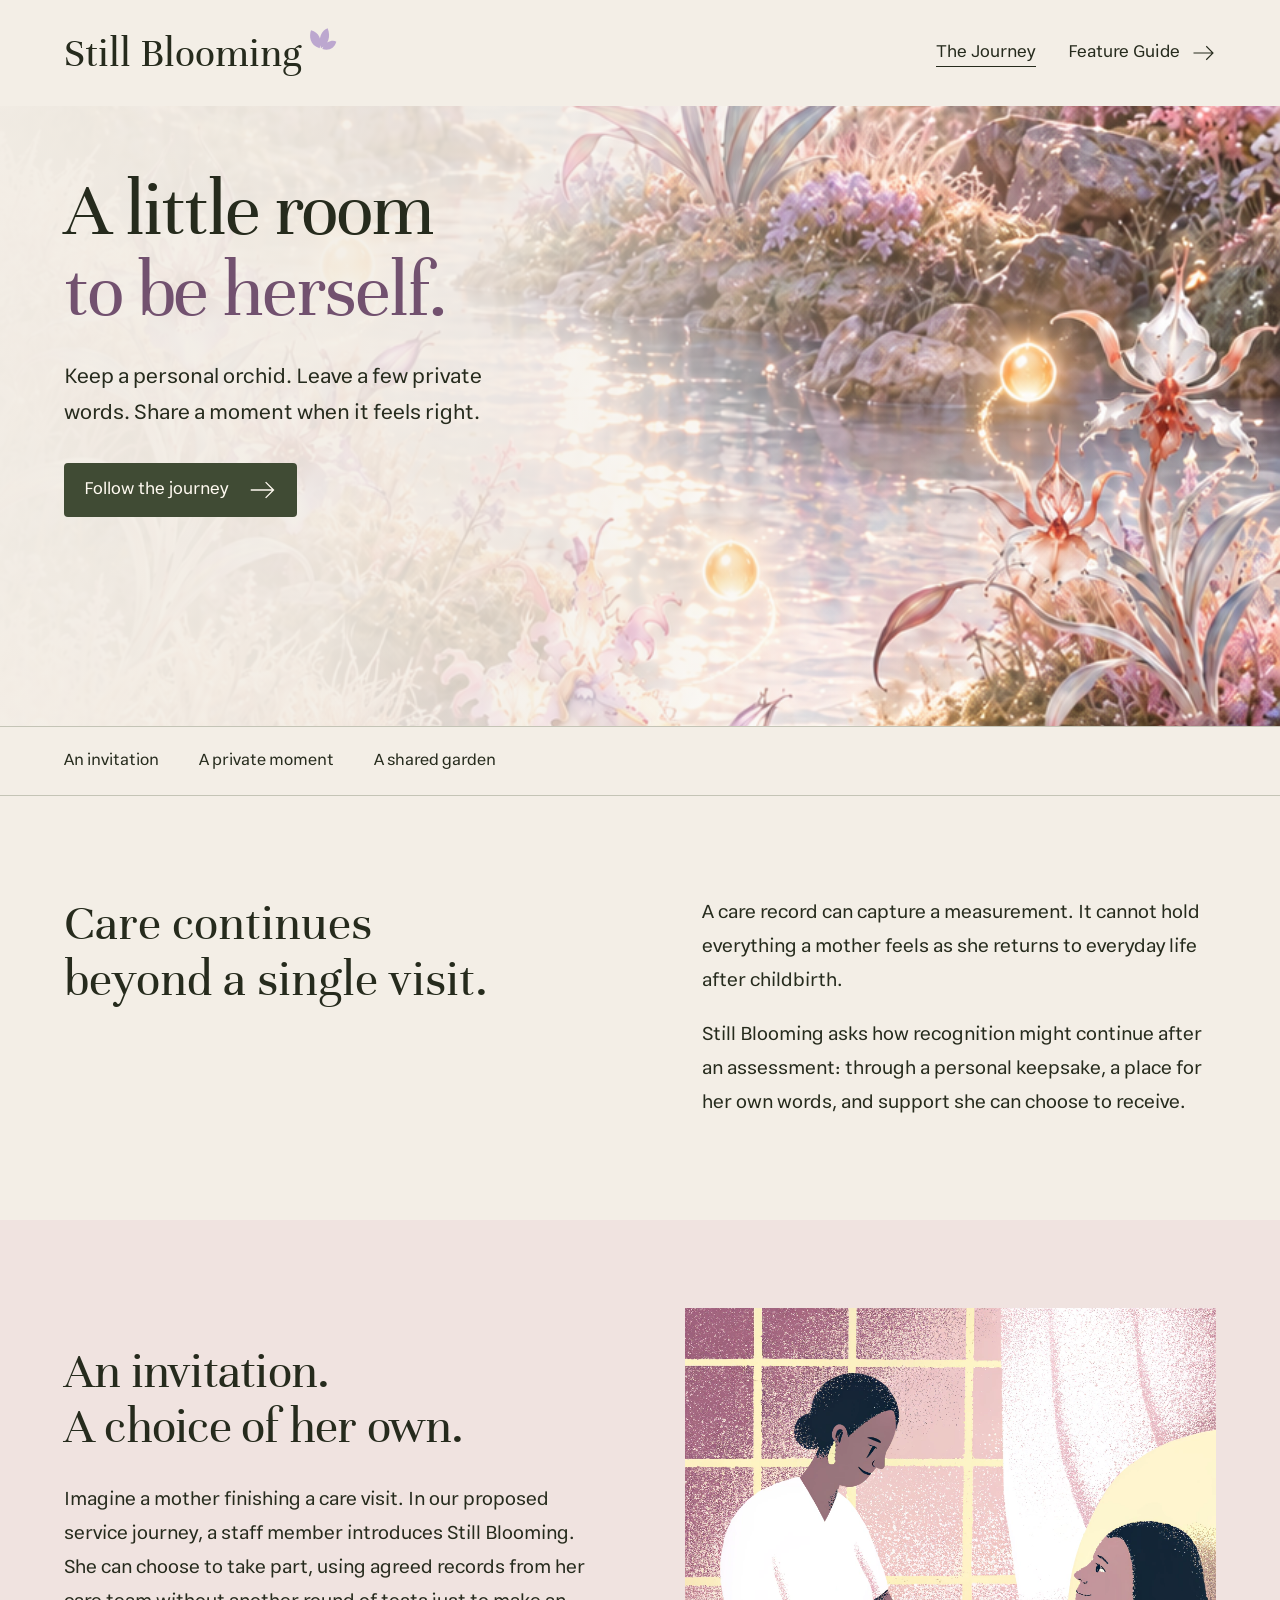
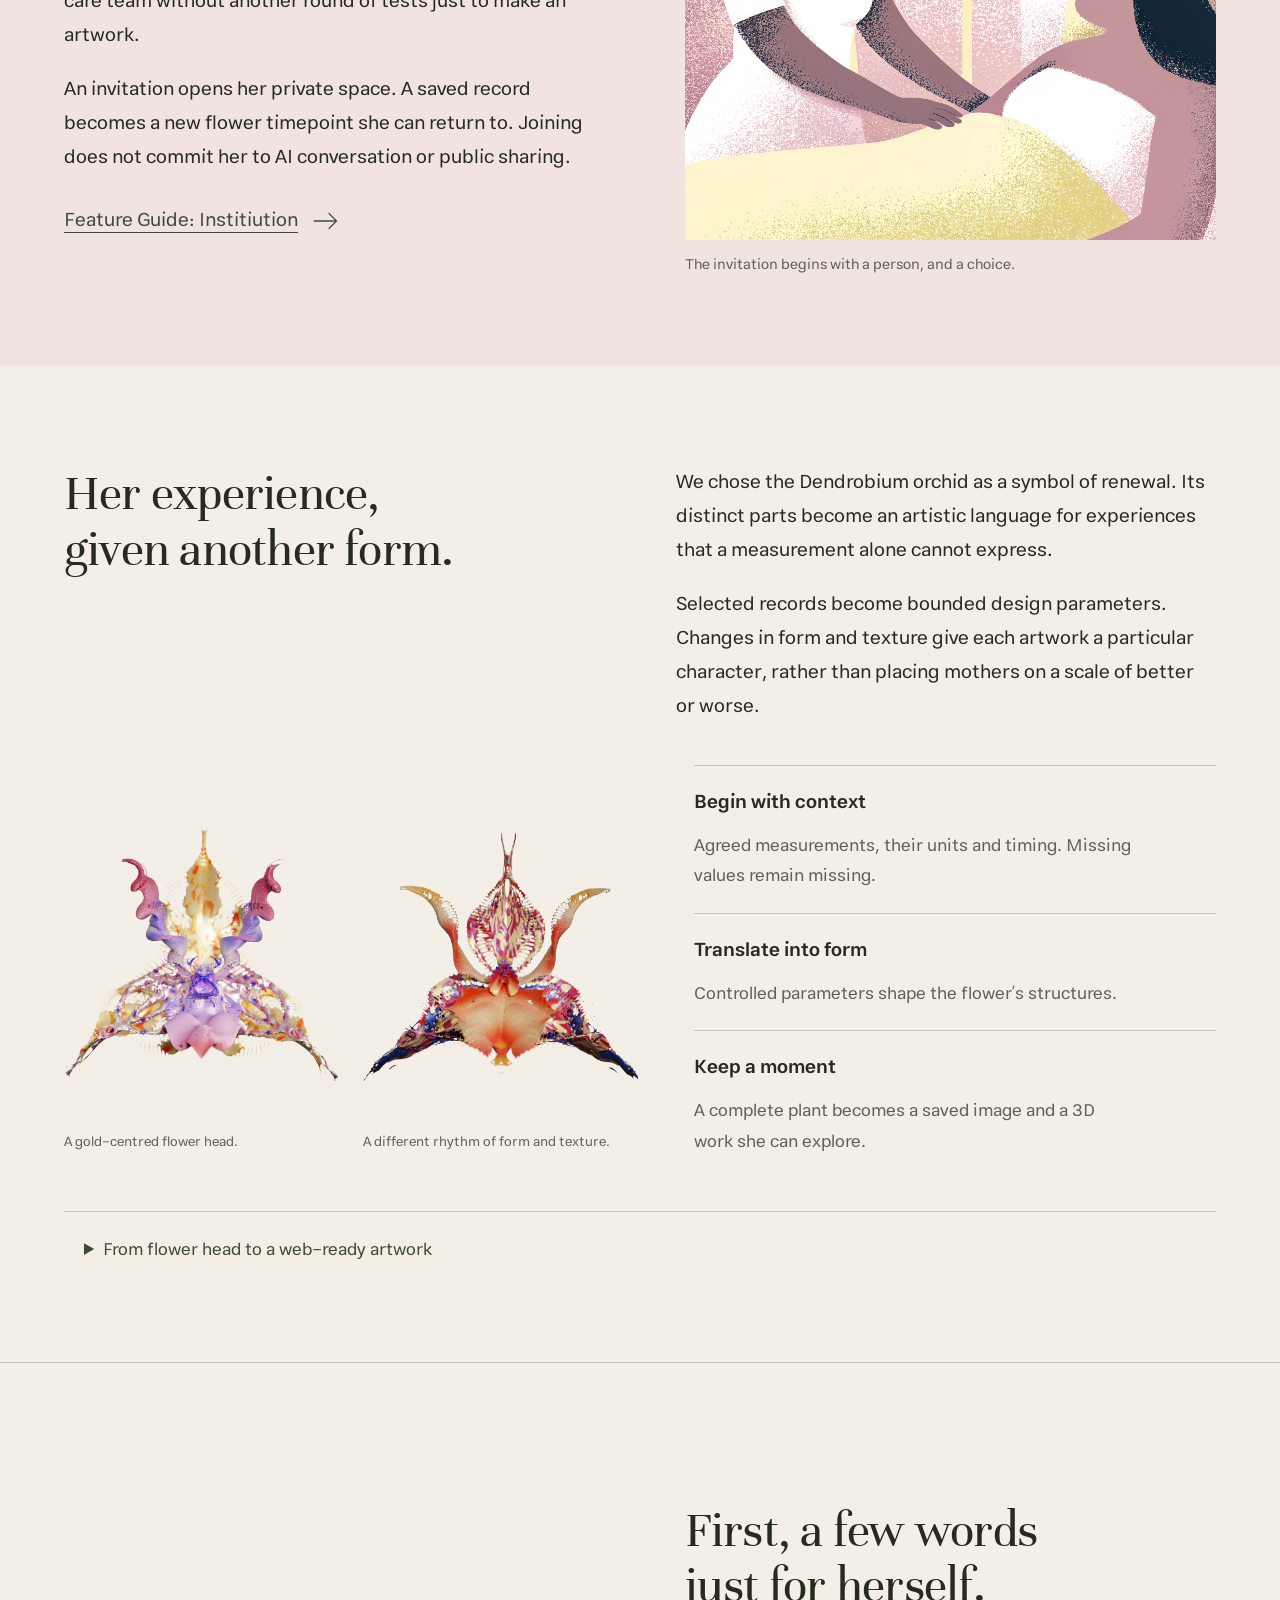
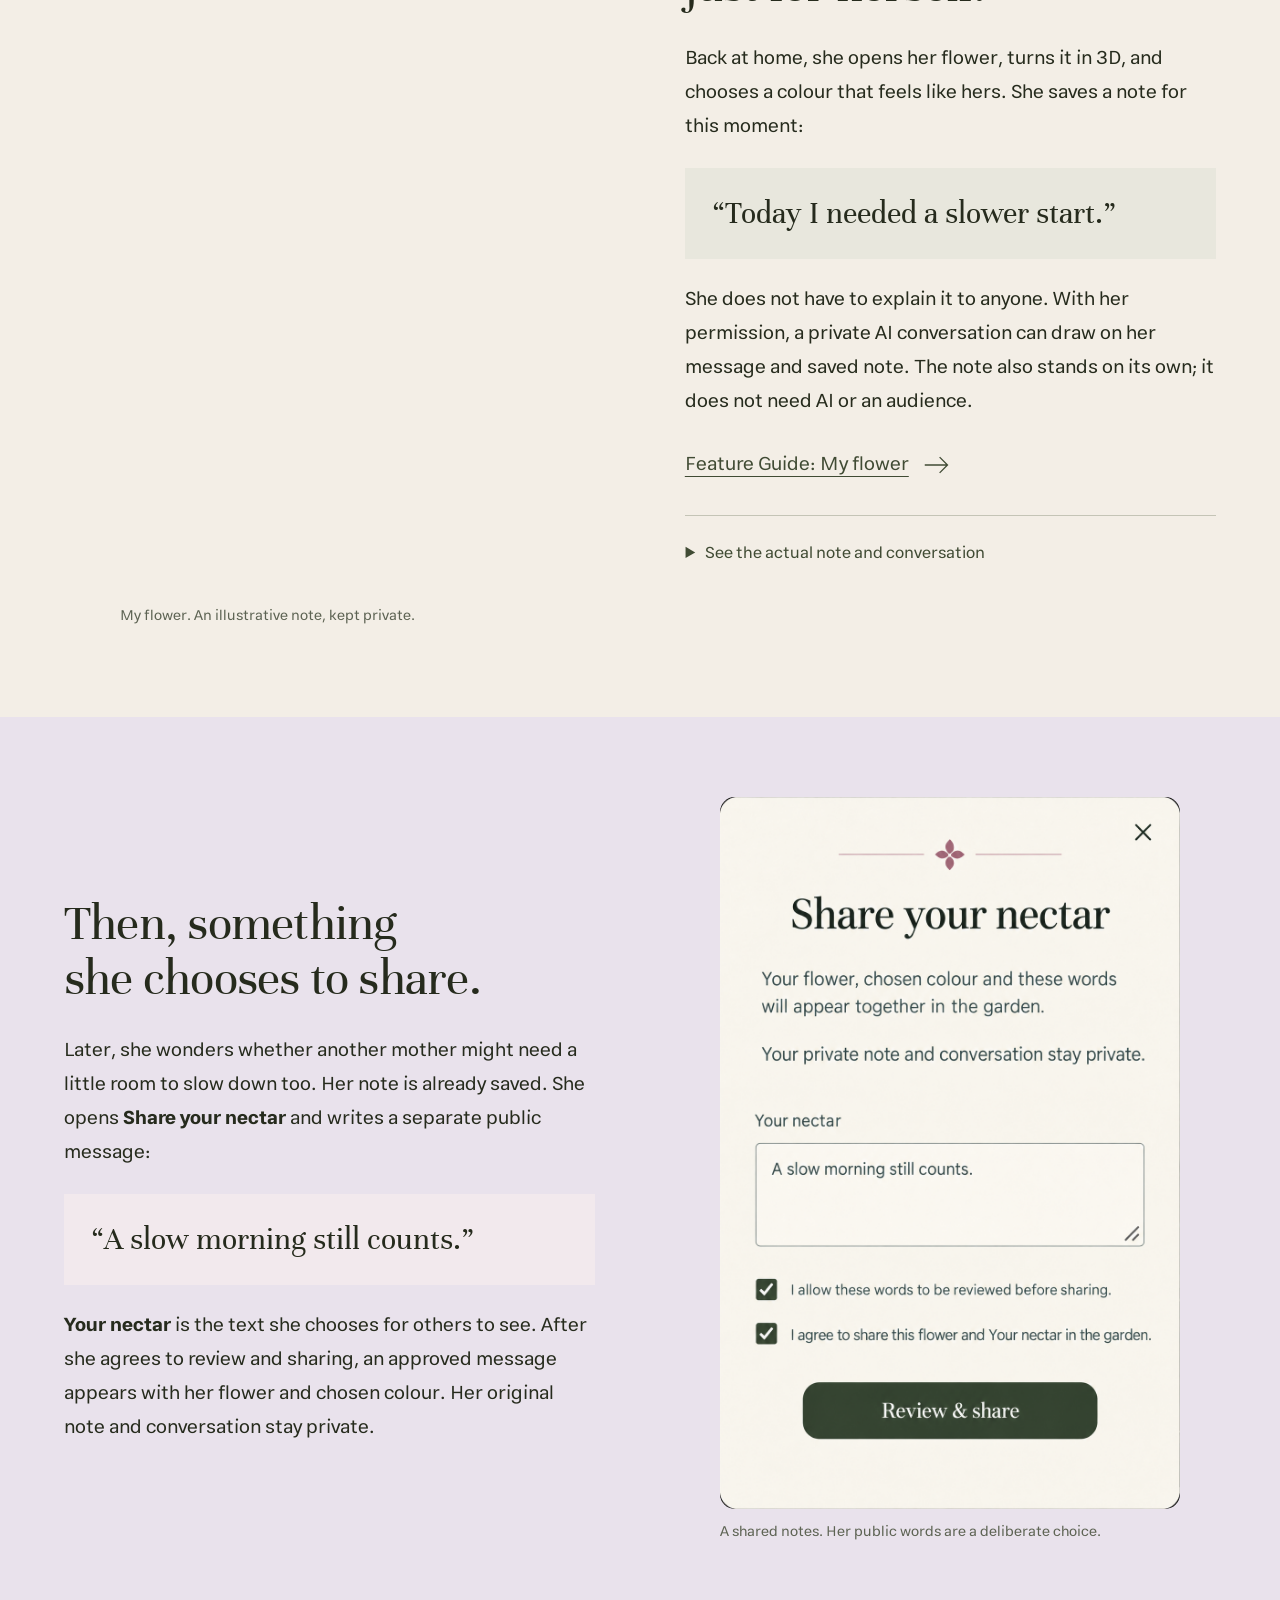
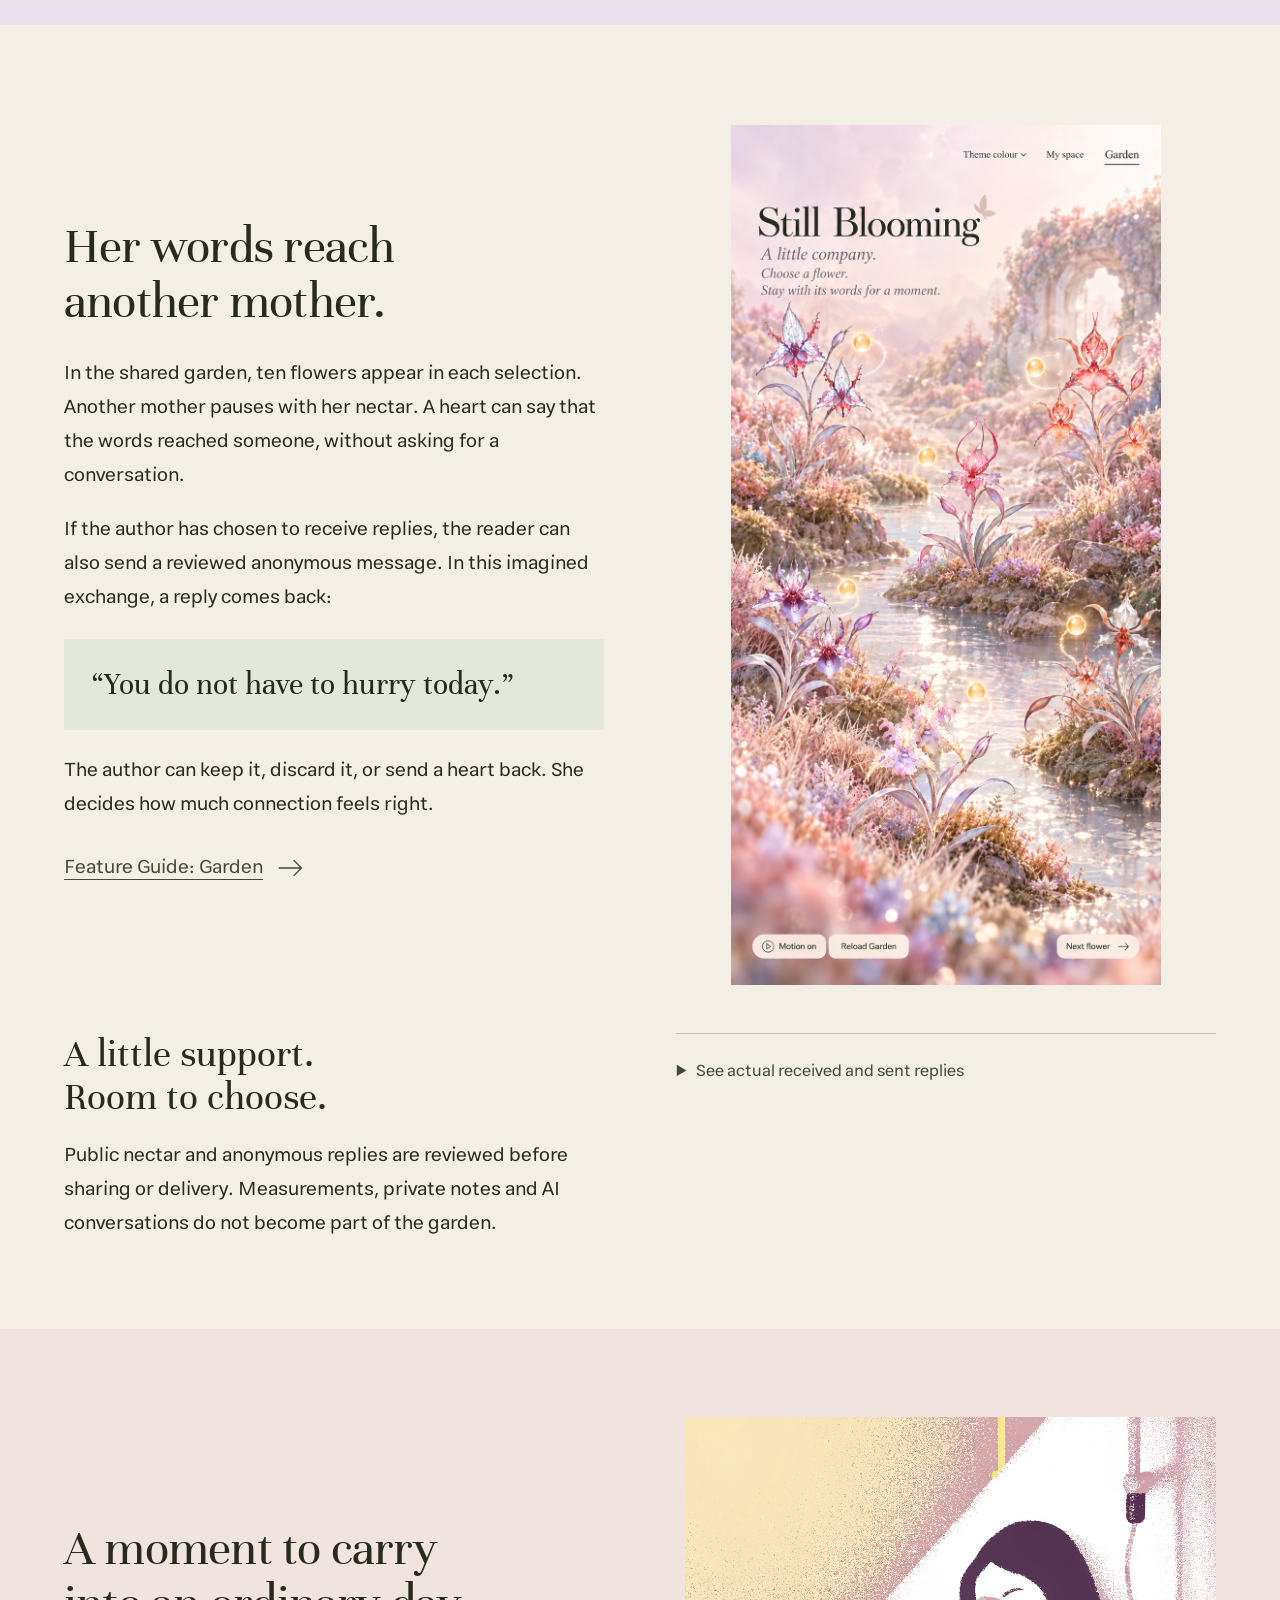
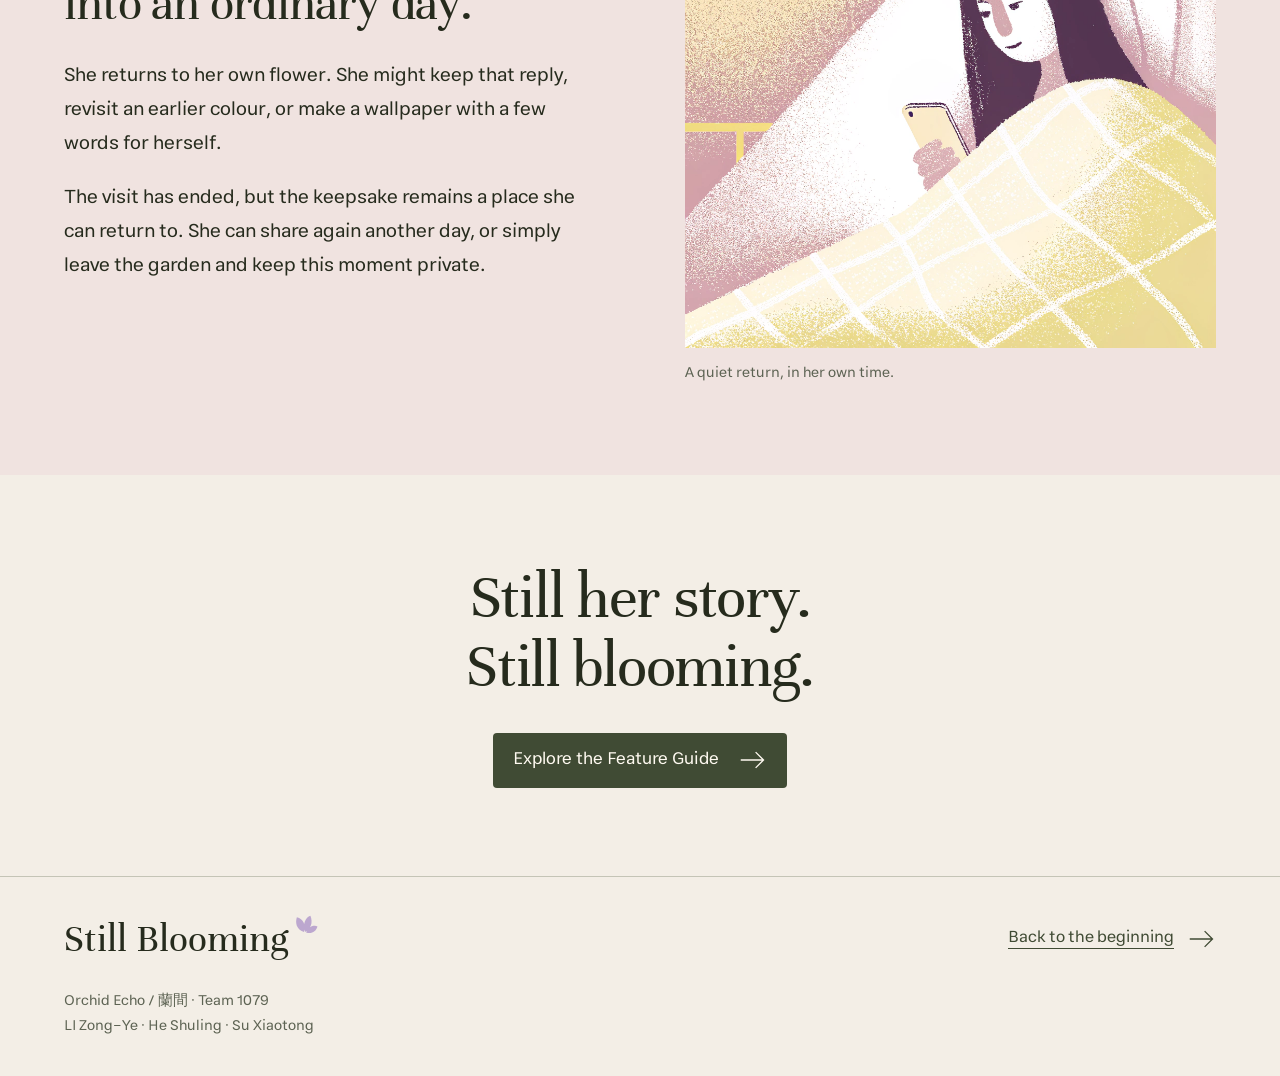
<file: index.html>
<!doctype html>
<html lang="en"><head>
<meta charset="utf-8"><meta name="viewport" content="width=device-width, initial-scale=1">
<title>Still Blooming — The Journey</title>
<meta name="description" content="A personal orchid, private words and a shared garden. Discover the story behind Still Blooming, a digital space for mothers to return to themselves and connect on their own terms.">
<meta name="theme-color" content="#f3eee6"><meta property="og:title" content="Still Blooming — The Journey"><meta property="og:description" content="A personal orchid. A private moment. A little room to belong.">
<link rel="icon" href="./assets/favicon.svg?v=2" type="image/svg+xml" sizes="any"><link rel="icon" href="./assets/favicon.png?v=2" type="image/png" sizes="32x32">
<link rel="preload" href="./assets/fonts/Unna-Regular.ttf" as="font" type="font/ttf" crossorigin>
<link rel="stylesheet" href="./css/story.css"><script src="./js/story.js" defer></script>
</head><body>
<a class="skip-link" href="#main">Skip to the story</a>
<header class="site-header shell"><a class="brand" href="./index.html" aria-label="Still Blooming home">Still Blooming<svg viewBox="0 0 48 40" aria-hidden="true"><path fill="currentColor" d="M22 31C7 26 6 13 9 4c12 3 17 14 13 27Z M24 31C19 16 25 4 34 1c5 13 1 24-10 30Z M26 32c5-12 16-14 21-11-3 10-11 14-21 11Z"/></svg></a><nav class="publication-nav" aria-label="Main navigation"><a href="./index.html" aria-current="page">The Journey</a><a href="./feature_guide.html">Feature Guide <svg viewBox="0 0 32 24" aria-hidden="true"><path d="M2 12h26M19 3l9 9-9 9" fill="none" stroke="currentColor" stroke-width="1.5"/></svg></a></nav></header>
<main id="main" tabindex="-1">
<section id="top" class="opening" aria-labelledby="page-title">
<figure class="opening-landscape"><img src="./assets/story/repaired/garden-47-v1.png" width="887" height="1774" alt="Detail of the garden illustration: sculptural orchids beside a quiet stream" fetchpriority="high" decoding="async"></figure>
<div class="opening-inner shell"><div class="opening-copy"><h1 id="page-title">A little room<br><span>to be herself.</span></h1><p class="opening-lead">Keep a personal orchid. Leave a few private words. Share a moment when it feels right.</p><a class="primary-link" href="#beyond-the-visit">Follow the journey <svg viewBox="0 0 32 24" aria-hidden="true"><path d="M2 12h26M19 3l9 9-9 9" fill="none" stroke="currentColor" stroke-width="1.5"/></svg></a></div></div>
</section>
<nav class="story-contents shell" aria-label="Story chapters"><a href="#invitation">An invitation</a><a href="#private-moment">A private moment</a><a href="#shared-garden">A shared garden</a></nav>
<section id="beyond-the-visit" class="recognition shell" aria-labelledby="recognition-title"><h2 id="recognition-title">Care continues<br>beyond a single visit.</h2><div><p>A care record can capture a measurement. It cannot hold everything a mother feels as she returns to everyday life after childbirth.</p><p>Still Blooming asks how recognition might continue after an assessment: through a personal keepsake, a place for her own words, and support she can choose to receive.</p></div></section>
<section id="invitation" class="chapter invitation-chapter" aria-labelledby="invitation-title"><div class="shell scene-row">
<div class="chapter-copy"><h2 id="invitation-title">An invitation.<br>A choice of her own.</h2><p>Imagine a mother finishing a care visit. In our proposed service journey, a staff member introduces Still Blooming. She can choose to take part, using agreed records from her care team without another round of tests just to make an artwork.</p><p>An invitation opens her private space. A saved record becomes a new flower timepoint she can return to. Joining does not commit her to AI conversation or public sharing.</p><a class="text-link" href="./feature_guide.html#institution" target="_blank">Feature Guide: Institiution <svg viewBox="0 0 32 24" aria-hidden="true"><path d="M2 12h26M19 3l9 9-9 9" fill="none" stroke="currentColor" stroke-width="1.5"/></svg></a></div>
<figure class="scene-media"><img src="./assets/story/invitation.png" width="1024" height="1024" alt="Illustration of a mother and a care professional introducing the experience" loading="lazy" decoding="async"><figcaption>The invitation begins with a person, and a choice.</figcaption></figure>
</div></section>
<section id="a-flower-of-her-own" class="making shell" aria-labelledby="making-title"><div class="section-heading"><h2 id="making-title">Her experience,<br>given another form.</h2><div><p>We chose the Dendrobium orchid as a symbol of renewal. Its distinct parts become an artistic language for experiences that a measurement alone cannot express.</p><p>Selected records become bounded design parameters. Changes in form and texture give each artwork a particular character, rather than placing mothers on a scale of better or worse.</p></div></div>
<div class="making-details"><div class="flower-head-gallery" aria-label="Two flower-head design examples">
<figure><img src="./assets/story/flower-head-27.png" width="1845" height="1735" alt="A flower-head design with a tall gold centre and curling lilac and pink outer forms" loading="lazy" decoding="async"><figcaption>A gold-centred flower head.</figcaption></figure>
<figure><img src="./assets/story/flower-head-30.png" width="1906" height="1763" alt="A second flower-head design with broad coral forms, gold edges and patterned surfaces" loading="lazy" decoding="async"><figcaption>A different rhythm of form and texture.</figcaption></figure>
</div><ol class="translation" aria-label="From a record to a personal orchid"><li><strong>Begin with context</strong><span>Agreed measurements, their units and timing. Missing values remain missing.</span></li><li><strong>Translate into form</strong><span>Controlled parameters shape the flower’s structures.</span></li><li><strong>Keep a moment</strong><span>A complete plant becomes a saved image and a 3D work she can explore.</span></li></ol></div>
<details class="production-detail"><summary>From flower head to a web-ready artwork</summary><ol class="production-flow"><li><strong>Shape</strong><p>Blender nodes define the flower head through controlled parameters.</p></li><li><strong>Grow</strong><p>AI-assisted image work extends its visual identity into a complete plant.</p></li><li><strong>Build</strong><p>Image-to-3D production, material preparation and optimisation make the plant ready for the web.</p></li><li><strong>Connect</strong><p>The artwork enters her private flower library and can accompany chosen public nectar.</p></li></ol></details></section>
<section id="private-moment" class="chapter private-chapter" aria-labelledby="private-title"><div class="shell scene-row reverse">
<figure class="story-art private-art"><img src="./assets/story/repaired/private-44-v1.png" width="944" height="1666" alt="My flower concept with a pink orchid and the saved private note Today I needed a slower start." loading="lazy" decoding="async"><figcaption>My flower. An illustrative note, kept private.</figcaption></figure>
<div class="chapter-copy"><h2 id="private-title">First, a few words<br>just for herself.</h2><p>Back at home, she opens her flower, turns it in 3D, and chooses a colour that feels like hers. She saves a note for this moment:</p><blockquote class="private-words"><p>“Today I needed a slower start.”</p></blockquote><p>She does not have to explain it to anyone. With her permission, a private AI conversation can draw on her message and saved note. The note also stands on its own; it does not need AI or an audience.</p><a class="text-link" href="./feature_guide.html#my-flower" target="_blank">Feature Guide: My flower<svg viewBox="0 0 32 24" aria-hidden="true"><path d="M2 12h26M19 3l9 9-9 9" fill="none" stroke="currentColor" stroke-width="1.5"/></svg></a>
<details class="proof-detail"><summary>See the actual note and conversation</summary><figure class="demo-proof"><a href="./assets/images/05.png" data-proof aria-label="Enlarge actual demo: a saved private note and consented conversation"><img src="./assets/images/05.png" width="726" height="849" alt="Actual demo screenshot showing the private note and consented AI conversation" loading="lazy" decoding="async"></a><figcaption>The actual demo, using a separate synthetic example.</figcaption></figure></details></div>
</div></section>
<section id="sharing" class="sharing" aria-labelledby="sharing-title"><div class="shell scene-row"><div class="chapter-copy"><h2 id="sharing-title">Then, something<br>she chooses to share.</h2><p>Later, she wonders whether another mother might need a little room to slow down too. Her note is already saved. She opens <strong>Share your nectar</strong> and writes a separate public message:</p><blockquote class="shared-words"><p>“A slow morning still counts.”</p></blockquote><p><strong>Your nectar</strong> is the text she chooses for others to see. After she agrees to review and sharing, an approved message appears with her flower and chosen colour. Her original note and conversation stay private.</p></div>
<figure class="story-art sharing-art"><img src="./assets/story/repaired/sharing-52-v1.png" width="1008" height="1560" alt="Share your nectar concept. Your nectar reads A slow morning still counts. with two separate consent choices." loading="lazy" decoding="async"><figcaption>A shared notes. Her public words are a deliberate choice.</figcaption></figure>
</div></section>
<section id="shared-garden" class="chapter garden-chapter" aria-labelledby="garden-title"><div class="shell"><div class="garden-introduction"><div class="chapter-copy"><h2 id="garden-title">Her words reach<br>another mother.</h2><p>In the shared garden, ten flowers appear in each selection. Another mother pauses with her nectar. A heart can say that the words reached someone, without asking for a conversation.</p><p>If the author has chosen to receive replies, the reader can also send a reviewed anonymous message. In this imagined exchange, a reply comes back:</p><blockquote class="received-words"><p>“You do not have to hurry today.”</p></blockquote><p>The author can keep it, discard it, or send a heart back. She decides how much connection feels right.</p><a class="text-link" href="./feature_guide.html#garden" target="_blank">Feature Guide: Garden <svg viewBox="0 0 32 24" aria-hidden="true"><path d="M2 12h26M19 3l9 9-9 9" fill="none" stroke="currentColor" stroke-width="1.5"/></svg></a></div>
<figure class="story-art garden-artwork"><img src="./assets/story/repaired/garden-47-v1.png" width="887" height="1774" alt="Still Blooming garden concept, with Motion on, Reload Garden and Next flower controls." loading="lazy" decoding="async"></figure>
</div><div class="garden-followup"><div><h3>A little support.<br>Room to choose.</h3><p>Public nectar and anonymous replies are reviewed before sharing or delivery. Measurements, private notes and AI conversations do not become part of the garden.</p></div><details class="proof-detail"><summary>See actual received and sent replies</summary><figure class="demo-proof"><a href="./assets/images/17.png" data-proof aria-label="Enlarge actual demo: received and delivered replies"><img src="./assets/images/17.png" width="928" height="535" alt="Actual demo replies with keep, discard, return heart and withdraw controls" loading="lazy" decoding="async"></a><figcaption>Actual demo controls for the replies she receives and sends.</figcaption></figure></details></div></div></section>
<section id="everyday" class="chapter everyday-chapter" aria-labelledby="everyday-title"><div class="shell scene-row"><div class="chapter-copy"><h2 id="everyday-title">A moment to carry<br>into an ordinary day.</h2><p>She returns to her own flower. She might keep that reply, revisit an earlier colour, or make a wallpaper with a few words for herself.</p><p>The visit has ended, but the keepsake remains a place she can return to. She can share again another day, or simply leave the garden and keep this moment private.</p></div><figure class="scene-media"><img src="./assets/story/everyday.png" width="1024" height="1024" alt="Illustration of a mother resting with her phone, returning to her own pace" loading="lazy" decoding="async"><figcaption>A quiet return, in her own time.</figcaption></figure></div></section>
<section class="closing shell" aria-labelledby="closing-title"><h2 id="closing-title">Still her story.<br>Still blooming.</h2><a class="primary-link" href="./feature_guide.html" target="_blank">Explore the Feature Guide <svg viewBox="0 0 32 24" aria-hidden="true"><path d="M2 12h26M19 3l9 9-9 9" fill="none" stroke="currentColor" stroke-width="1.5"/></svg></a></section>
</main>
<footer class="site-footer shell"><div class="footer-top"><a class="brand" href="#top">Still Blooming<svg viewBox="0 0 48 40" aria-hidden="true"><path fill="currentColor" d="M22 31C7 26 6 13 9 4c12 3 17 14 13 27Z M24 31C19 16 25 4 34 1c5 13 1 24-10 30Z M26 32c5-12 16-14 21-11-3 10-11 14-21 11Z"/></svg></a><a class="text-link" href="#top">Back to the beginning <svg viewBox="0 0 32 24" aria-hidden="true"><path d="M2 12h26M19 3l9 9-9 9" fill="none" stroke="currentColor" stroke-width="1.5"/></svg></a></div><div class="footer-notes"><p>Orchid Echo / 蘭間 · Team 1079<br>LI Zong-Ye · He Shuling · Su Xiaotong</p></div></footer>
<dialog class="proof-viewer" aria-label="Enlarged story image"><div class="proof-toolbar"><button type="button" id="proof-fit" aria-pressed="false">Actual size</button><button type="button" id="proof-close">Close <span aria-hidden="true">×</span></button></div><div class="proof-stage" tabindex="0" aria-label="Image; scroll to explore at actual size"><img id="proof-image" src="./assets/images/05.png" alt="Private note and conversation screenshot"></div><p id="proof-caption" aria-live="polite"></p></dialog>
</body></html>
</file>
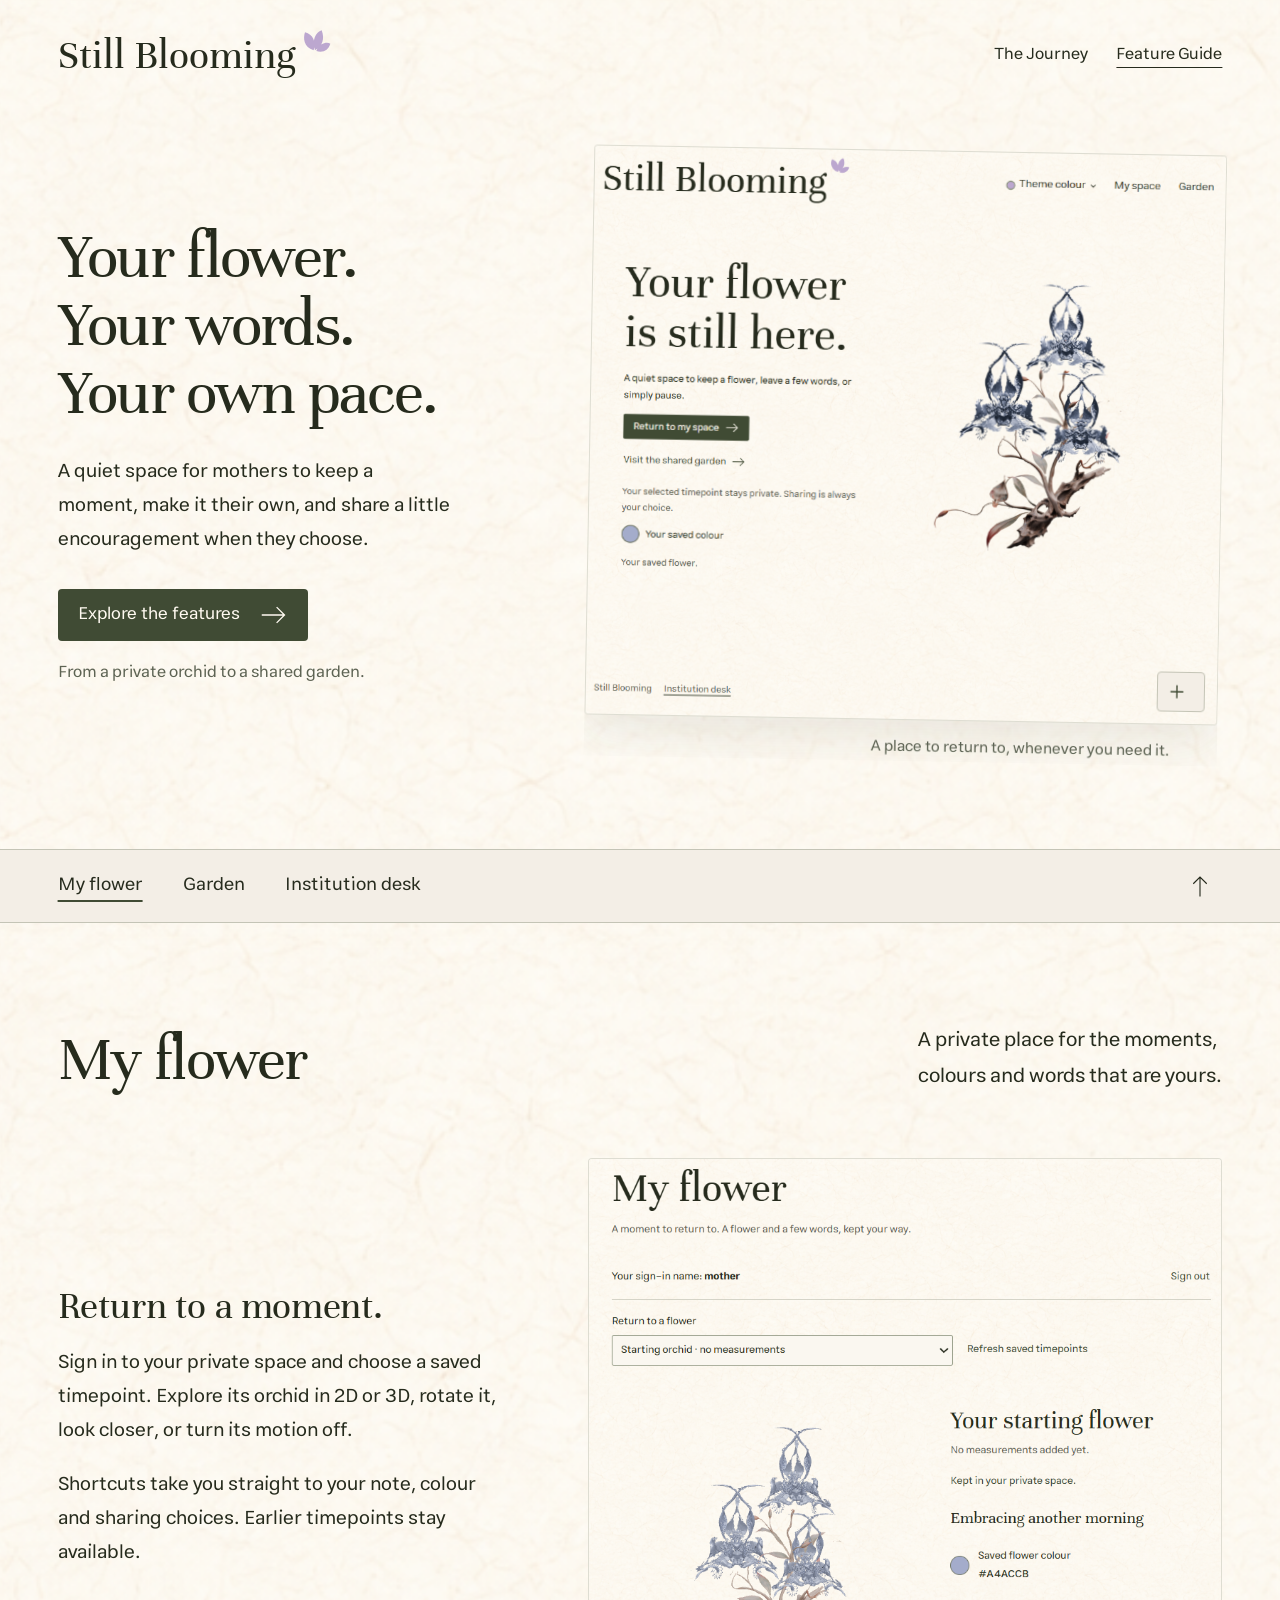
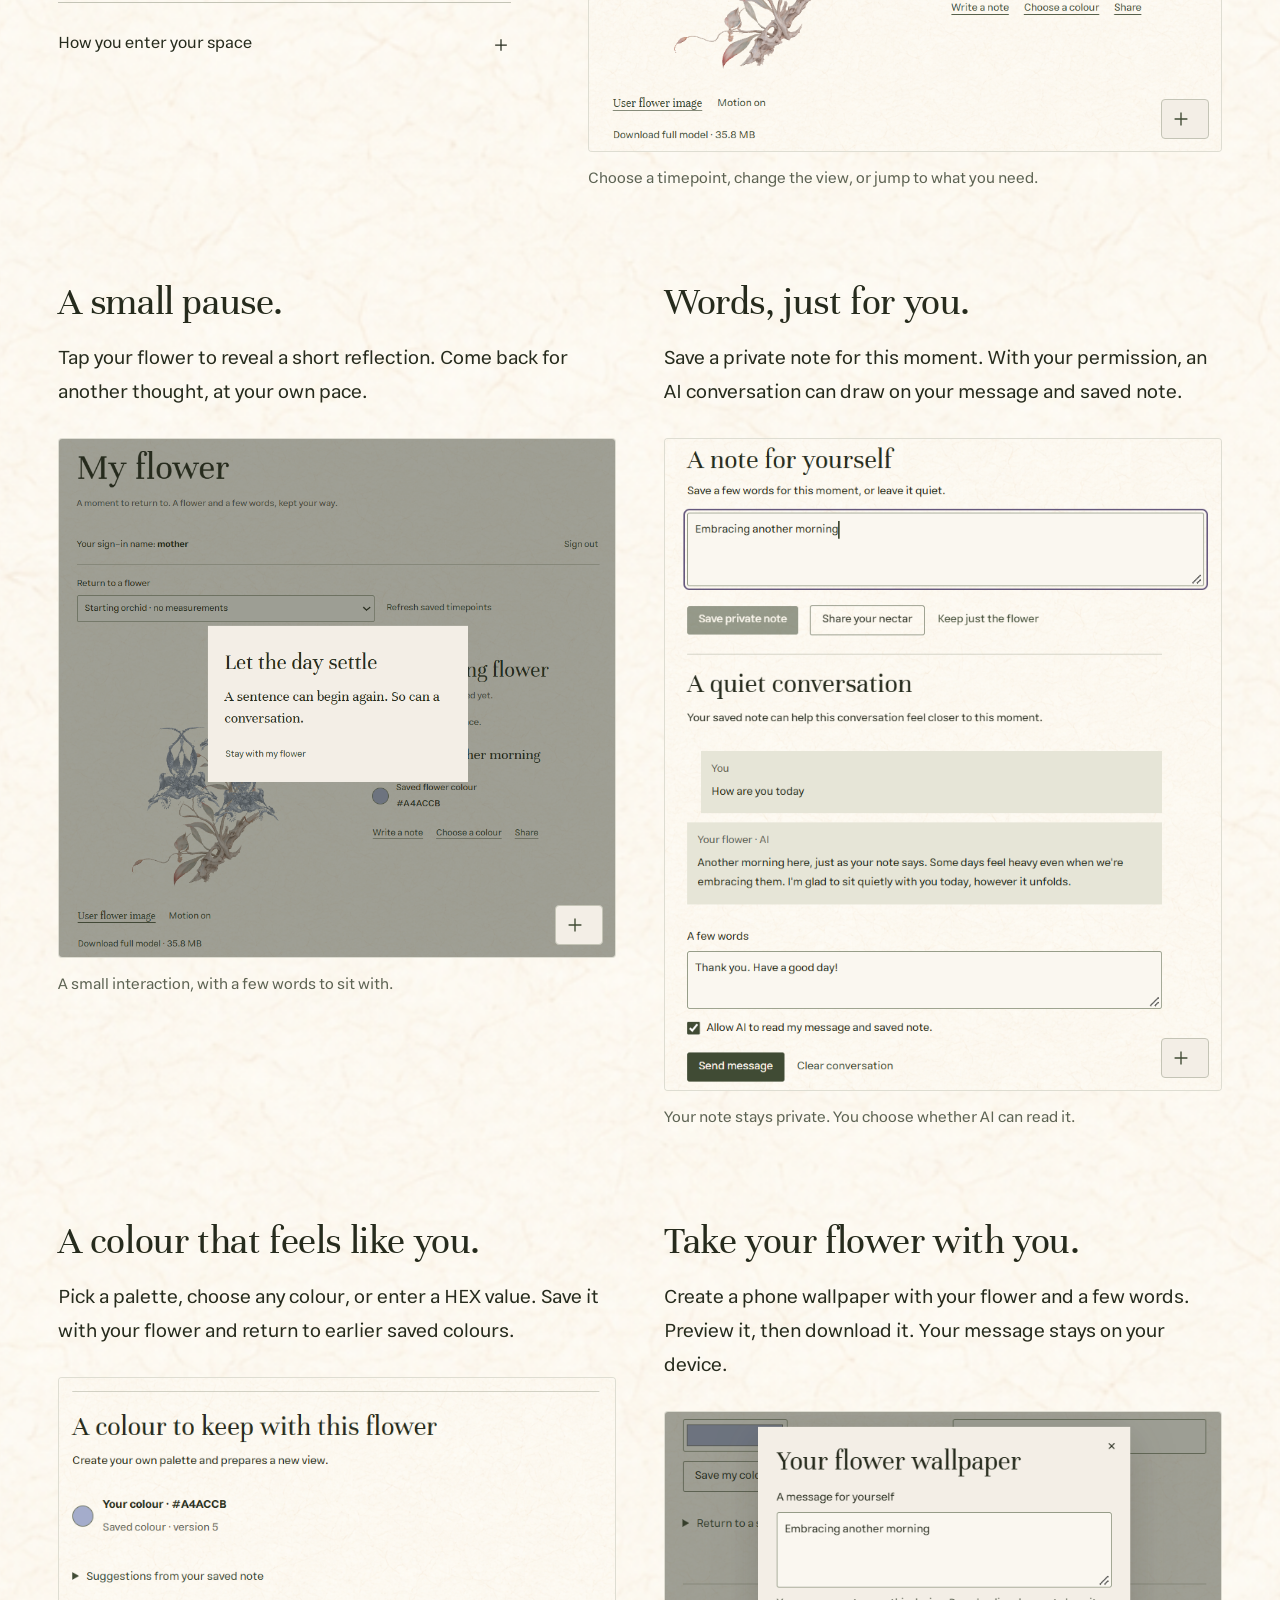
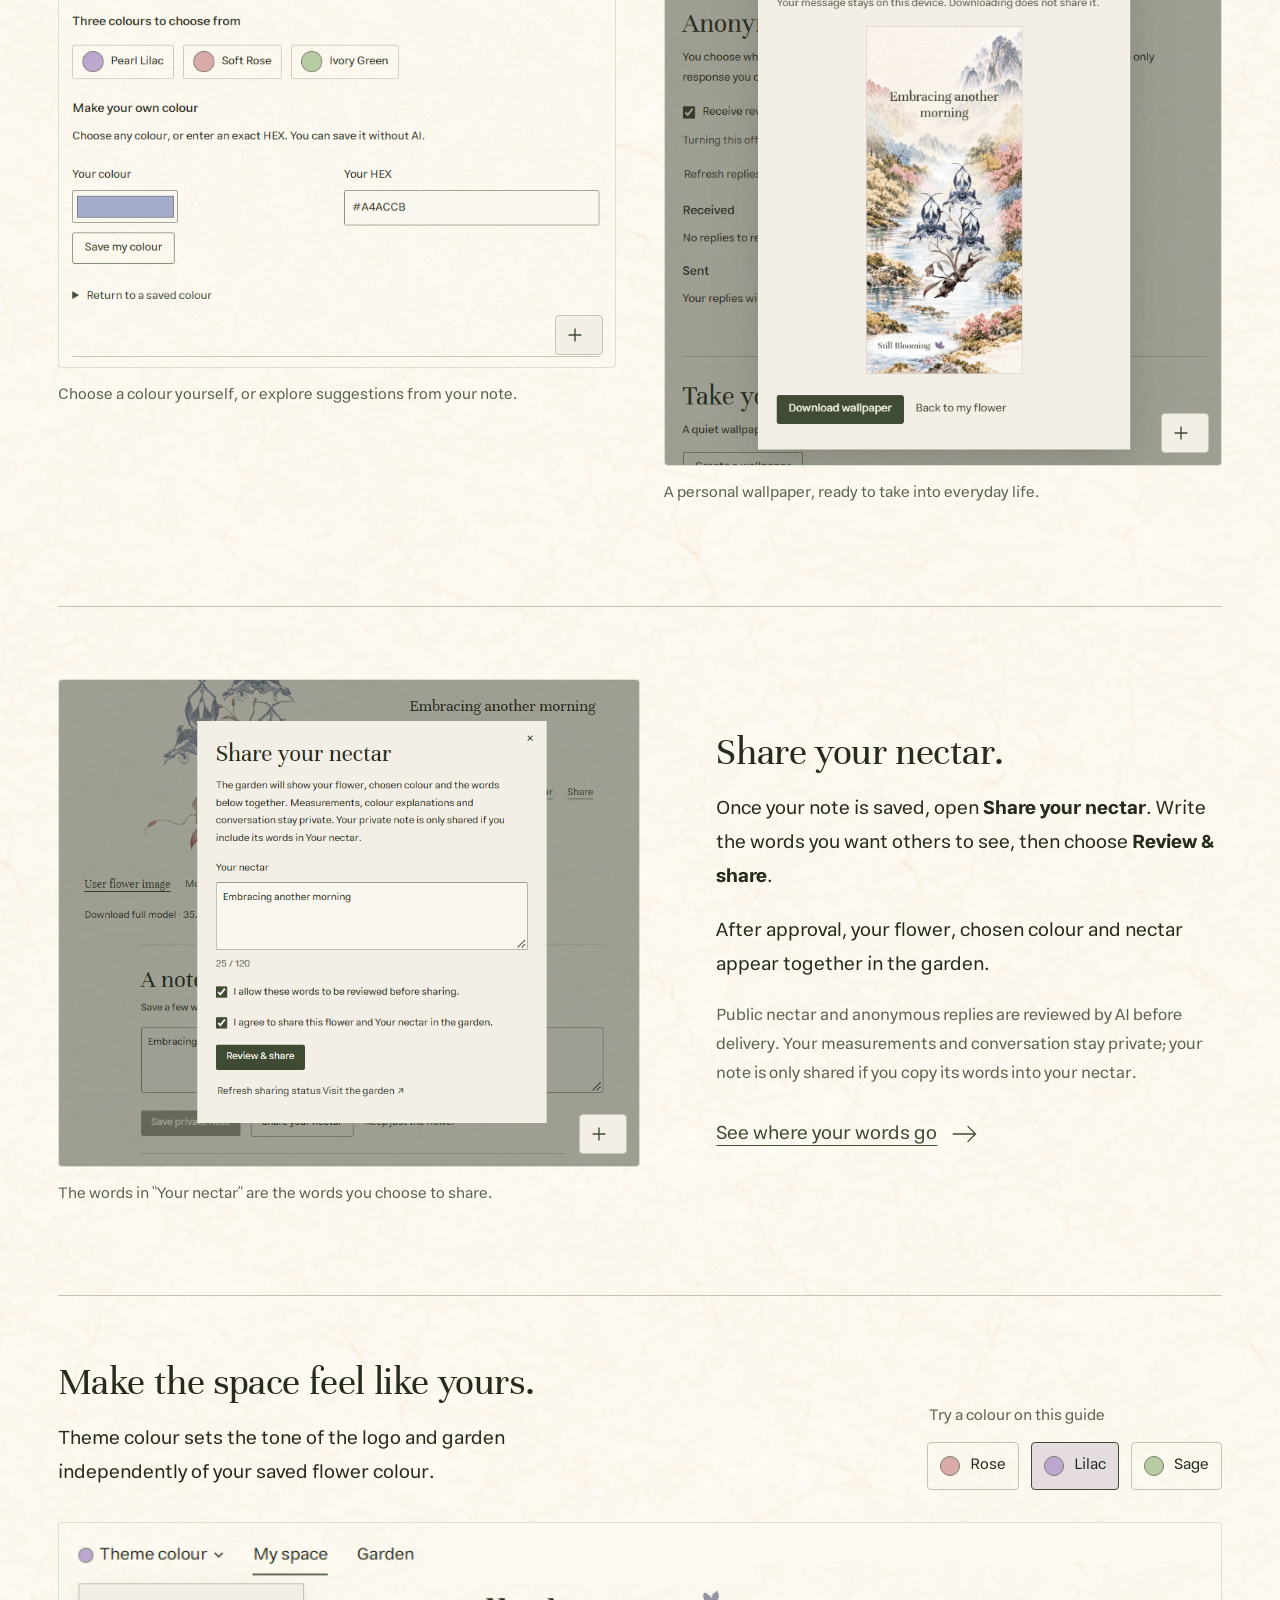
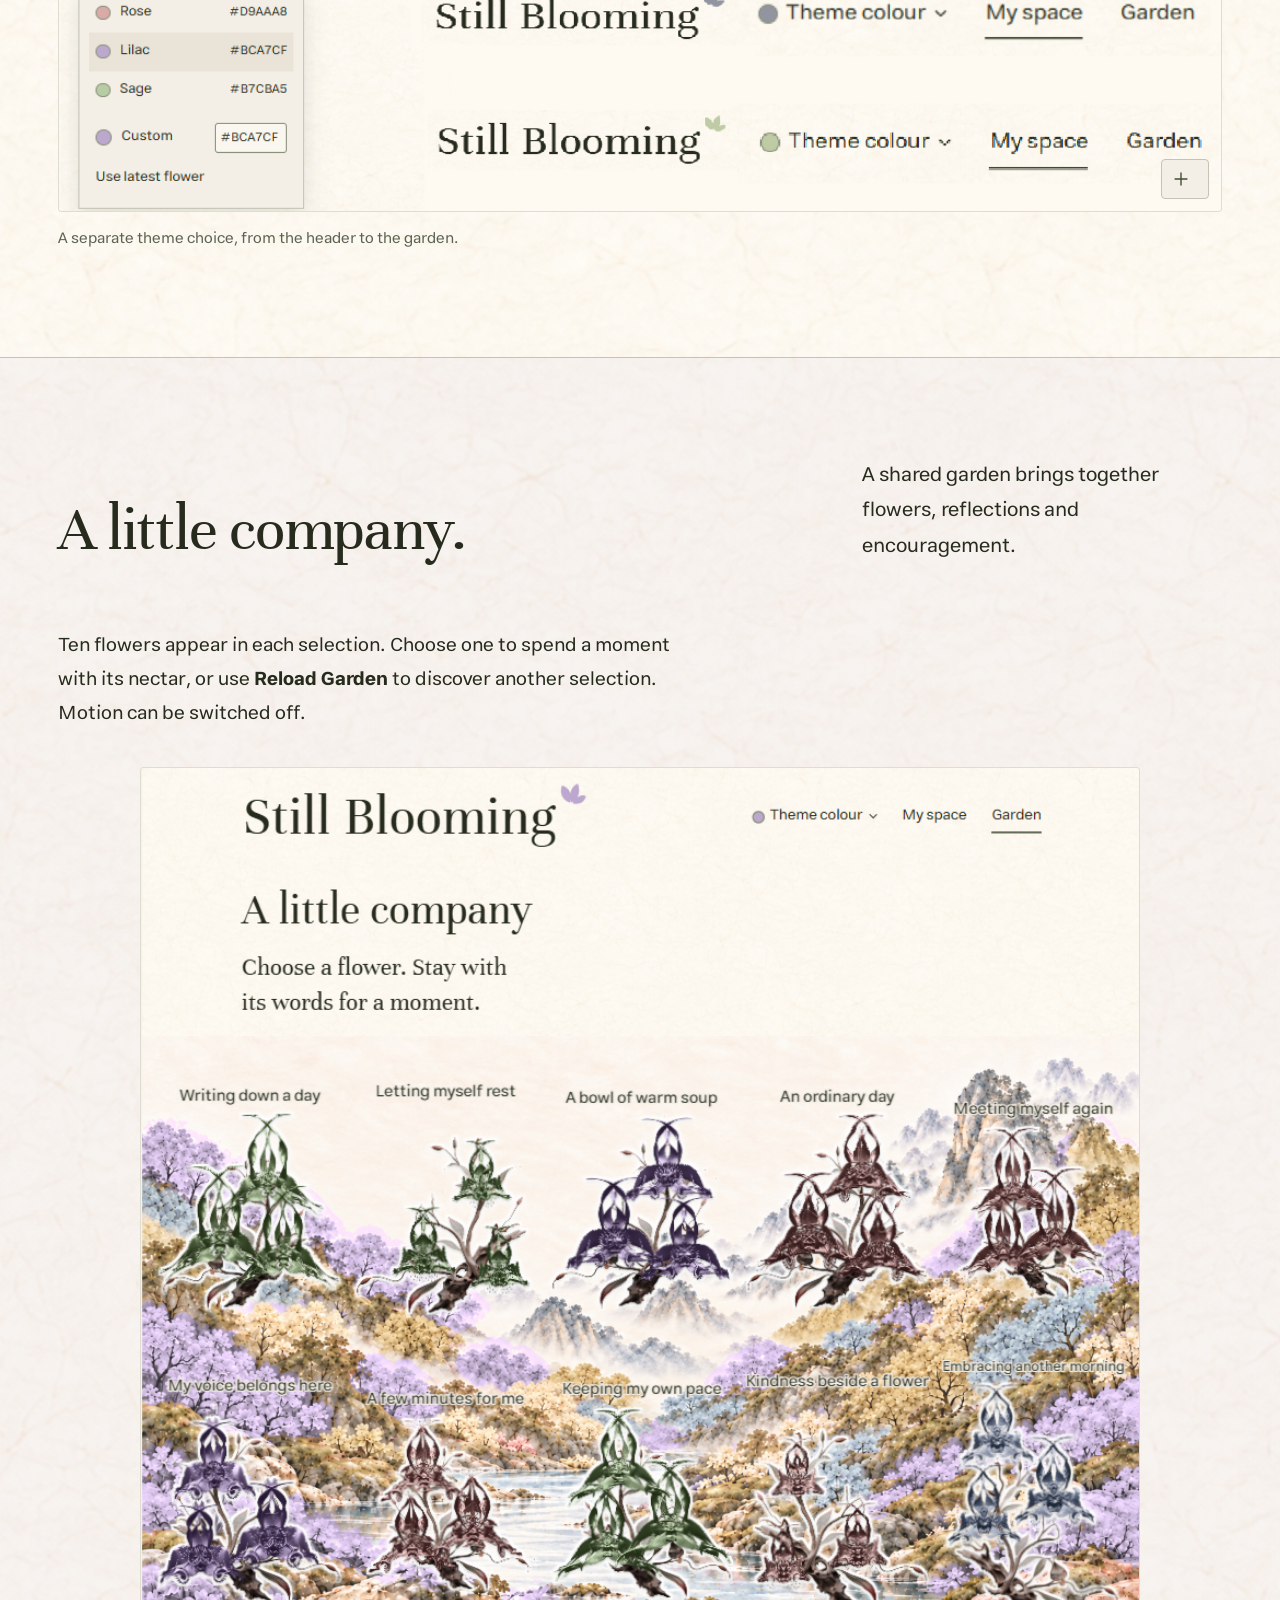
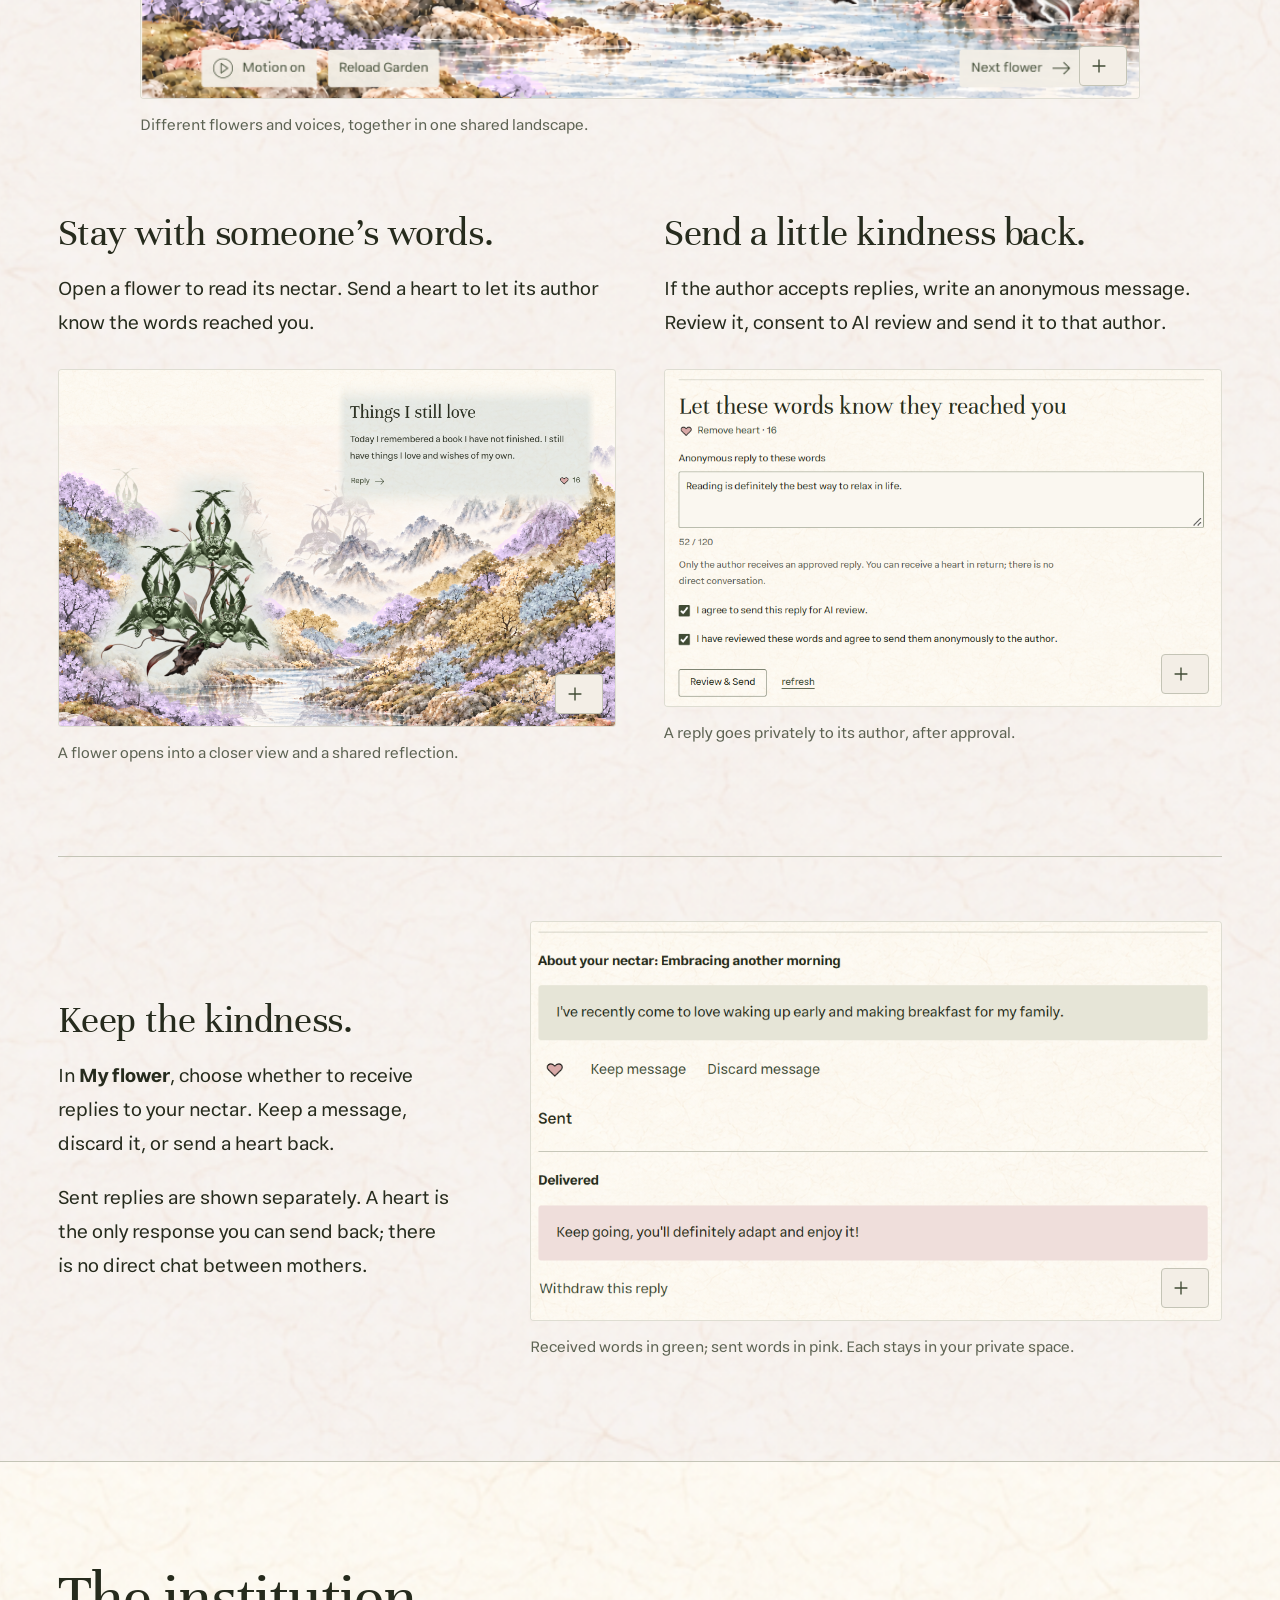
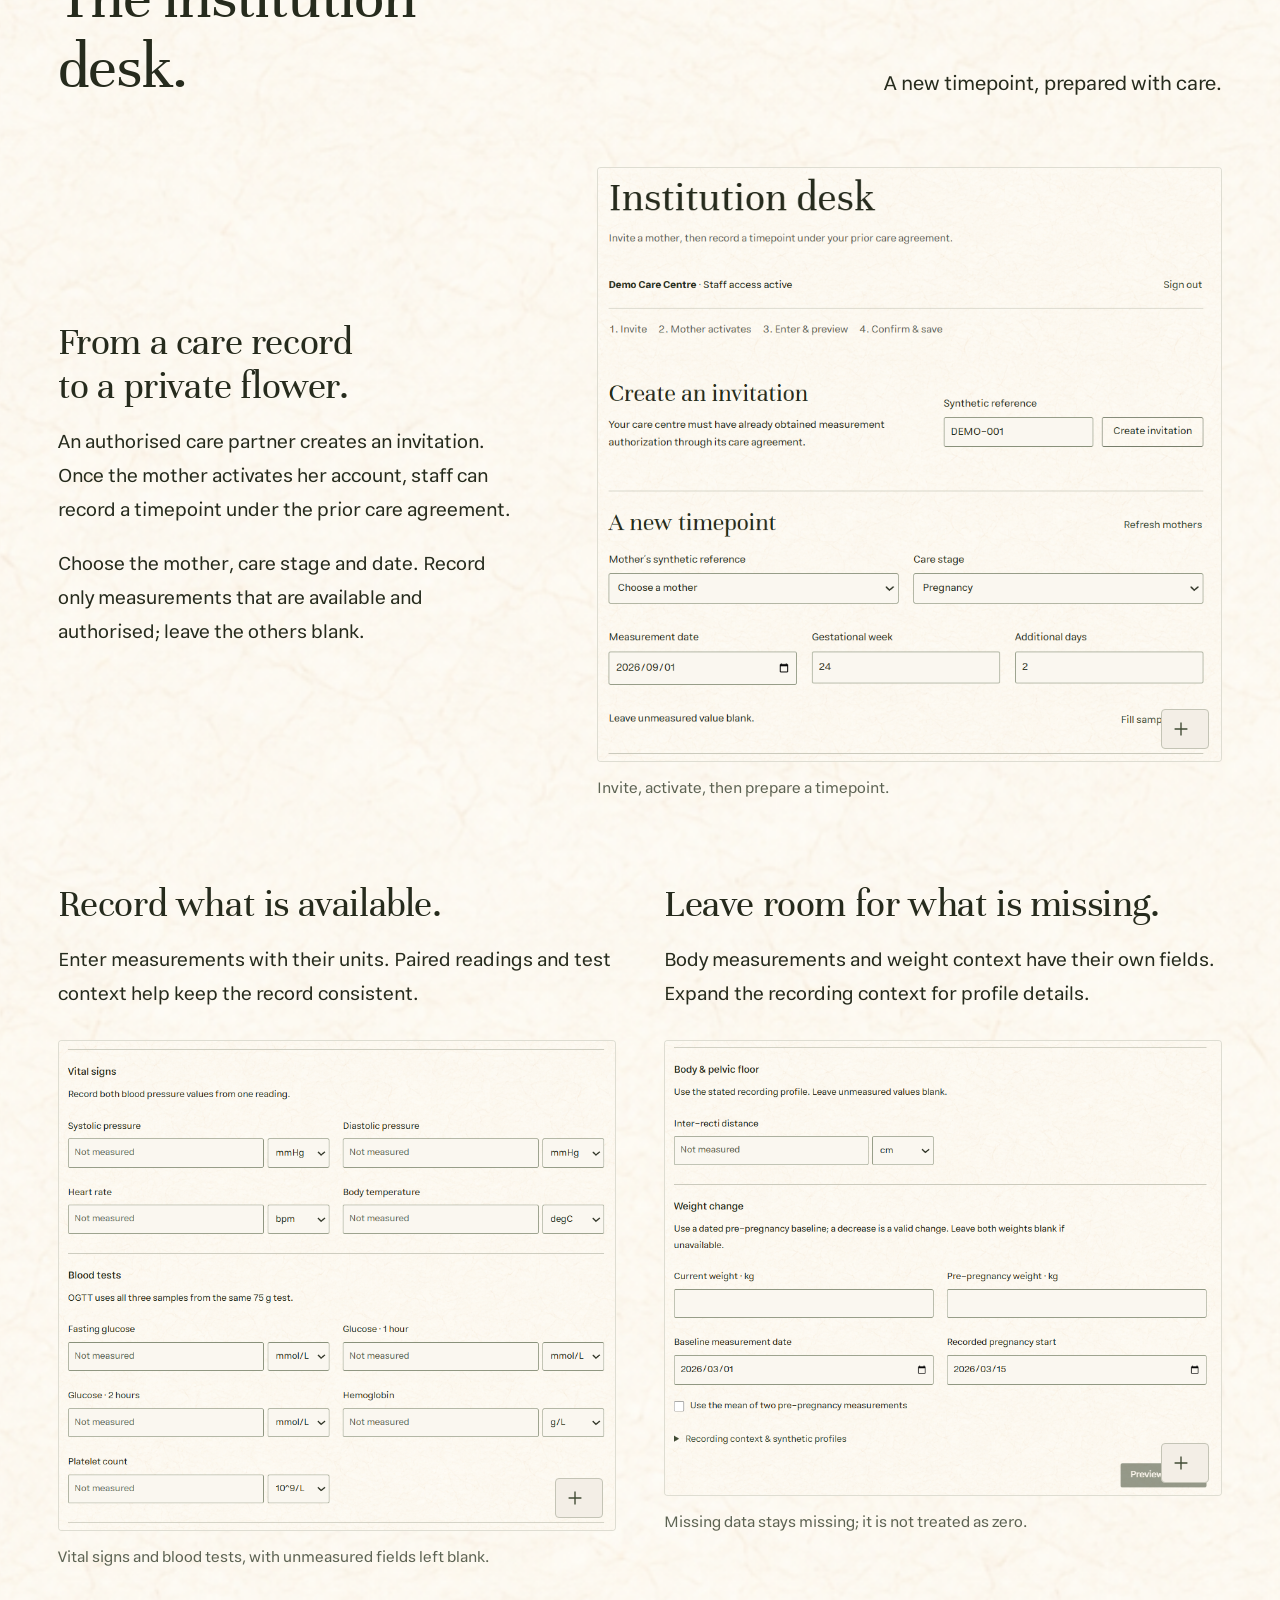
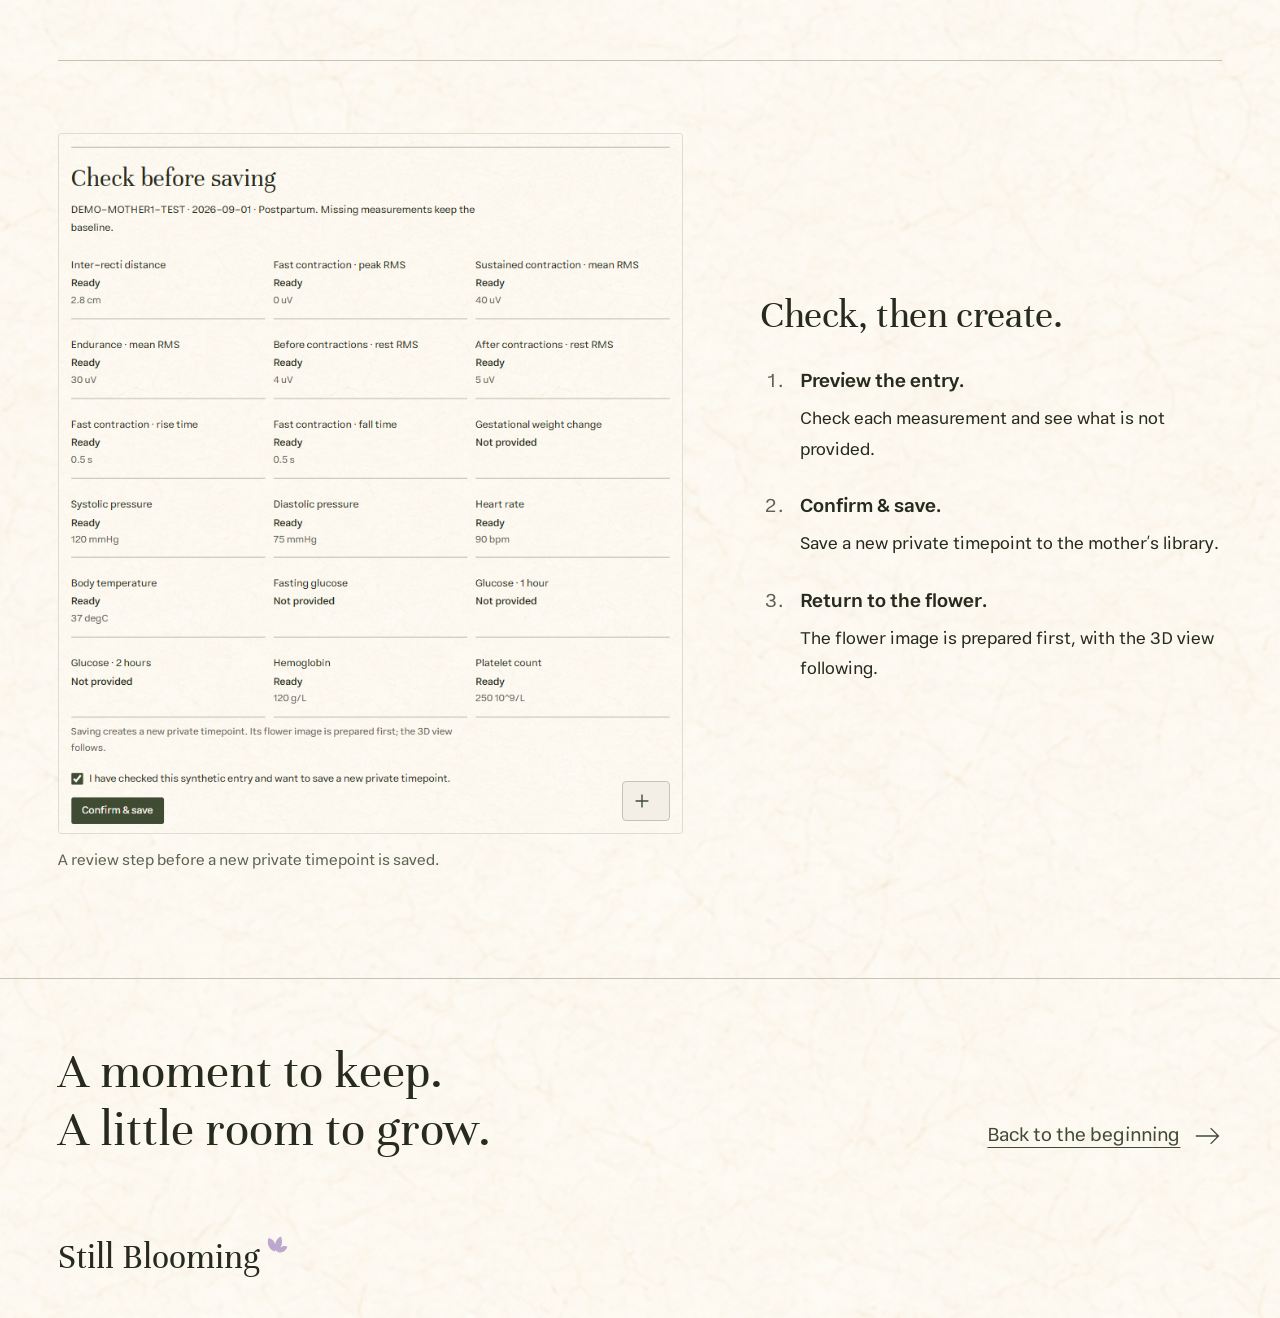
<file: feature_guide.html>
<!doctype html>
<html lang="en">
<head>
<meta charset="utf-8"><meta name="viewport" content="width=device-width, initial-scale=1">
<meta name="theme-color" content="#f3eee6"><meta name="description" content="Explore Still Blooming: a private orchid, words of your own, and a shared garden. A visual guide to My flower, Garden, and the Institution desk.">
<title>Still Blooming</title>
<link rel="icon" href="./assets/favicon.svg?v=2" type="image/svg+xml" sizes="any">
<link rel="icon" href="./assets/favicon.png?v=2" type="image/png" sizes="32x32">
<link rel="preload" href="./assets/fonts/Unna-Regular.ttf" as="font" type="font/ttf" crossorigin>
<link rel="stylesheet" href="./css/styles.css"><script src="./js/script.js" defer></script>
</head>
<body>
<a class="skip-link" href="#main">Skip to features</a>
<header class="site-header wrap"><a class="brand" href="./index.html" aria-label="Still Blooming, back to top">Still Blooming<svg viewBox="0 0 48 40" aria-hidden="true"><path fill="currentColor" d="M22 31C7 26 6 13 9 4c12 3 17 14 13 27Z M24 31C19 16 25 4 34 1c5 13 1 24-10 30Z M26 32c5-12 16-14 21-11-3 10-11 14-21 11Z"/></svg></a><nav class="publication-nav" aria-label="Main navigation"><a href="./index.html">The Journey</a><a href="./feature_guide.html" aria-current="page">Feature Guide</a></nav></header>
<main id="main">
<div id="top" class="hero wrap">
<div class="hero-copy"><h1>Your flower.<br>Your words.<br>Your own pace.</h1><p>A quiet space for mothers to keep a moment, make it their own, and share a little encouragement when they choose.</p><a class="primary-link" href="#my-flower">Explore the features <svg viewBox="0 0 32 24" aria-hidden="true"><path d="M2 12h26M19 3l9 9-9 9" fill="none" stroke="currentColor" stroke-width="1.5"/></svg></a><p class="hero-note">From a private orchid to a shared garden.</p></div>
<div class="hero-image"><figure class="screen"><a class="screen-link" href="assets/images/01.png" data-viewer aria-label="Enlarge: Still Blooming home with a sculptural orchid and links to the private space and shared garden"><img src="assets/images/01.png" width="943" height="849" alt="Still Blooming home with a sculptural orchid and links to the private space and shared garden" fetchpriority="high" decoding="async"><span class="enlarge"><svg viewBox="0 0 24 24" aria-hidden="true"><path d="M5 12h14M12 5v14" fill="none" stroke="currentColor" stroke-width="1.5"/></svg><span>View screenshot</span></span></a><figcaption>A place to return to, whenever you need it.</figcaption></figure></div>
</div>
<nav class="chapter-nav" aria-label="Feature chapters"><div class="wrap nav-inner"><a href="#my-flower" aria-current="location">My flower</a><a href="#garden">Garden</a><a href="#institution">Institution desk</a><a class="to-top" href="#top" aria-label="Back to top"><svg viewBox="0 0 32 24" aria-hidden="true"><path d="M2 12h26M19 3l9 9-9 9" fill="none" stroke="currentColor" stroke-width="1.5"/></svg></a></div></nav>
<section id="my-flower" class="chapter wrap" aria-labelledby="flower-title">
<div class="chapter-heading"><h2 id="flower-title">My flower</h2><p>A private place for the moments,<br class="desktop-break"> colours and words that are yours.</p></div>
<div class="feature-row overview-row">
<div class="feature-copy"><h3>Return to a moment.</h3><p>Sign in to your private space and choose a saved timepoint. Explore its orchid in 2D or 3D, rotate it, look closer, or turn its motion off.</p><p>Shortcuts take you straight to your note, colour and sharing choices. Earlier timepoints stay available.</p>
<details class="entry-detail"><summary>How you enter your space <svg viewBox="0 0 24 24" aria-hidden="true"><path d="M5 12h14M12 5v14" fill="none" stroke="currentColor" stroke-width="1.5"/></svg></summary><p>An invitation lets you activate your account. After that, return with your orchid sign-in name and password.</p><figure class="screen"><a class="screen-link" href="assets/images/02.png" data-viewer aria-label="Enlarge: Sign-in screen for a mother’s private orchid account"><img src="assets/images/02.png" width="955" height="837" alt="Sign-in screen for a mother’s private orchid account" loading="lazy" decoding="async"><span class="enlarge"><svg viewBox="0 0 24 24" aria-hidden="true"><path d="M5 12h14M12 5v14" fill="none" stroke="currentColor" stroke-width="1.5"/></svg><span>View screenshot</span></span></a><figcaption>Your sign-in opens your private orchid space.</figcaption></figure></details></div>
<figure class="screen"><a class="screen-link" href="assets/images/03.png" data-viewer aria-label="Enlarge: My flower with a saved orchid, timepoint selector, motion control and note, colour and sharing shortcuts"><img src="assets/images/03.png" width="889" height="831" alt="My flower with a saved orchid, timepoint selector, motion control and note, colour and sharing shortcuts" loading="lazy" decoding="async"><span class="enlarge"><svg viewBox="0 0 24 24" aria-hidden="true"><path d="M5 12h14M12 5v14" fill="none" stroke="currentColor" stroke-width="1.5"/></svg><span>View screenshot</span></span></a><figcaption>Choose a timepoint, change the view, or jump to what you need.</figcaption></figure>
</div>
<div class="feature-pair">
<article class="feature"><h3>A small pause.</h3><p>Tap your flower to reveal a short reflection. Come back for another thought, at your own pace.</p><figure class="screen"><a class="screen-link" href="assets/images/04.png" data-viewer aria-label="Enlarge: A reflection opens when the private orchid is tapped"><img src="assets/images/04.png" width="897" height="835" alt="A reflection opens when the private orchid is tapped" loading="lazy" decoding="async"><span class="enlarge"><svg viewBox="0 0 24 24" aria-hidden="true"><path d="M5 12h14M12 5v14" fill="none" stroke="currentColor" stroke-width="1.5"/></svg><span>View screenshot</span></span></a><figcaption>A small interaction, with a few words to sit with.</figcaption></figure></article>
<article class="feature"><h3>Words, just for you.</h3><p>Save a private note for this moment. With your permission, an AI conversation can draw on your message and saved note.</p><figure class="screen"><a class="screen-link" href="assets/images/05.png" data-viewer aria-label="Enlarge: Saved private note and a consented AI conversation with the flower"><img src="assets/images/05.png" width="726" height="849" alt="Saved private note and a consented AI conversation with the flower" loading="lazy" decoding="async"><span class="enlarge"><svg viewBox="0 0 24 24" aria-hidden="true"><path d="M5 12h14M12 5v14" fill="none" stroke="currentColor" stroke-width="1.5"/></svg><span>View screenshot</span></span></a><figcaption>Your note stays private. You choose whether AI can read it.</figcaption></figure></article>
</div>
<div class="feature-pair">
<article class="feature"><h3>A colour that feels like you.</h3><p>Pick a palette, choose any colour, or enter a HEX value. Save it with your flower and return to earlier saved colours.</p><figure class="screen"><a class="screen-link" href="assets/images/06.png" data-viewer aria-label="Enlarge: Flower colour settings with three palettes, a custom picker, HEX input and saved colour versions"><img src="assets/images/06.png" width="712" height="753" alt="Flower colour settings with three palettes, a custom picker, HEX input and saved colour versions" loading="lazy" decoding="async"><span class="enlarge"><svg viewBox="0 0 24 24" aria-hidden="true"><path d="M5 12h14M12 5v14" fill="none" stroke="currentColor" stroke-width="1.5"/></svg><span>View screenshot</span></span></a><figcaption>Choose a colour yourself, or explore suggestions from your note.</figcaption></figure></article>
<article class="feature"><h3>Take your flower with you.</h3><p>Create a phone wallpaper with your flower and a few words. Preview it, then download it. Your message stays on your device.</p><figure class="screen"><a class="screen-link" href="assets/images/07.png" data-viewer aria-label="Enlarge: Wallpaper preview with a personal message, orchid, mountain landscape and download control"><img src="assets/images/07.png" width="717" height="841" alt="Wallpaper preview with a personal message, orchid, mountain landscape and download control" loading="lazy" decoding="async"><span class="enlarge"><svg viewBox="0 0 24 24" aria-hidden="true"><path d="M5 12h14M12 5v14" fill="none" stroke="currentColor" stroke-width="1.5"/></svg><span>View screenshot</span></span></a><figcaption>A personal wallpaper, ready to take into everyday life.</figcaption></figure></article>
</div>
<article class="feature-row share-row">
<figure class="screen"><a class="screen-link" href="assets/images/08.png" data-viewer aria-label="Enlarge: Share your nectar dialog with public message, review consent and sharing consent"><img src="assets/images/08.png" width="847" height="709" alt="Share your nectar dialog with public message, review consent and sharing consent" loading="lazy" decoding="async"><span class="enlarge"><svg viewBox="0 0 24 24" aria-hidden="true"><path d="M5 12h14M12 5v14" fill="none" stroke="currentColor" stroke-width="1.5"/></svg><span>View screenshot</span></span></a><figcaption>The words in “Your nectar” are the words you choose to share.</figcaption></figure>
<div class="feature-copy"><h3>Share your nectar.</h3><p>Once your note is saved, open <strong>Share your nectar</strong>. Write the words you want others to see, then choose <strong>Review &amp; share</strong>.</p><p>After approval, your flower, chosen colour and nectar appear together in the garden.</p><p class="quiet-note">Public nectar and anonymous replies are reviewed by AI before delivery. Your measurements and conversation stay private; your note is only shared if you copy its words into your nectar.</p><a class="text-link" href="#garden">See where your words go <svg viewBox="0 0 32 24" aria-hidden="true"><path d="M2 12h26M19 3l9 9-9 9" fill="none" stroke="currentColor" stroke-width="1.5"/></svg></a></div>
</article>
<article class="theme-feature"><div class="theme-intro"><div><h3>Make the space feel like yours.</h3><p>Theme colour sets the tone of the logo and garden independently of your saved flower colour.</p></div><fieldset class="theme-controls"><legend>Try a colour on this guide</legend><button type="button" data-theme="rose" aria-pressed="false"><span class="swatch rose"></span>Rose</button><button type="button" data-theme="lilac" aria-pressed="true"><span class="swatch lilac"></span>Lilac</button><button type="button" data-theme="sage" aria-pressed="false"><span class="swatch sage"></span>Sage</button></fieldset></div><figure class="screen"><a class="screen-link" href="assets/images/09.png" data-viewer aria-label="Enlarge: Theme colour menu and logo examples in lilac and sage"><img src="assets/images/09.png" width="1081" height="268" alt="Theme colour menu and logo examples in lilac and sage" loading="lazy" decoding="async"><span class="enlarge"><svg viewBox="0 0 24 24" aria-hidden="true"><path d="M5 12h14M12 5v14" fill="none" stroke="currentColor" stroke-width="1.5"/></svg><span>View screenshot</span></span></a><figcaption>A separate theme choice, from the header to the garden.</figcaption></figure></article>
</section>
<section id="garden" class="garden-chapter" aria-labelledby="garden-title"><div class="wrap">
<div class="chapter-heading"><h2 id="garden-title">A little company.</h2><p>A shared garden brings together flowers, reflections and encouragement.</p></div>
<div class="garden-intro"><p>Ten flowers appear in each selection. Choose one to spend a moment with its nectar, or use <strong>Reload Garden</strong> to discover another selection. Motion can be switched off.</p></div>
<figure class="screen"><a class="screen-link" href="assets/images/14.png" data-viewer aria-label="Enlarge: Garden with ten orchids and their shared words in a layered mountain and river landscape"><img src="assets/images/14.png" width="912" height="850" alt="Garden with ten orchids and their shared words in a layered mountain and river landscape" loading="lazy" decoding="async"><span class="enlarge"><svg viewBox="0 0 24 24" aria-hidden="true"><path d="M5 12h14M12 5v14" fill="none" stroke="currentColor" stroke-width="1.5"/></svg><span>View screenshot</span></span></a><figcaption>Different flowers and voices, together in one shared landscape.</figcaption></figure>
<div class="feature-pair garden-pair"><article class="feature"><h3>Stay with someone’s words.</h3><p>Open a flower to read its nectar. Send a heart to let its author know the words reached you.</p><figure class="screen"><a class="screen-link" href="assets/images/15.png" data-viewer aria-label="Enlarge: Selected garden flower with the nectar Things I still love and an anonymous heart control"><img src="assets/images/15.png" width="1074" height="687" alt="Selected garden flower with the nectar Things I still love and an anonymous heart control" loading="lazy" decoding="async"><span class="enlarge"><svg viewBox="0 0 24 24" aria-hidden="true"><path d="M5 12h14M12 5v14" fill="none" stroke="currentColor" stroke-width="1.5"/></svg><span>View screenshot</span></span></a><figcaption>A flower opens into a closer view and a shared reflection.</figcaption></figure></article><article class="feature"><h3>Send a little kindness back.</h3><p>If the author accepts replies, write an anonymous message. Review it, consent to AI review and send it to that author.</p><figure class="screen"><a class="screen-link" href="assets/images/16.png" data-viewer aria-label="Enlarge: Anonymous reply form with review consent and Review and Send button"><img src="assets/images/16.png" width="816" height="493" alt="Anonymous reply form with review consent and Review and Send button" loading="lazy" decoding="async"><span class="enlarge"><svg viewBox="0 0 24 24" aria-hidden="true"><path d="M5 12h14M12 5v14" fill="none" stroke="currentColor" stroke-width="1.5"/></svg><span>View screenshot</span></span></a><figcaption>A reply goes privately to its author, after approval.</figcaption></figure></article></div>
<article class="feature-row inbox-row"><div class="feature-copy"><h3>Keep the kindness.</h3><p>In <strong>My flower</strong>, choose whether to receive replies to your nectar. Keep a message, discard it, or send a heart back.</p><p>Sent replies are shown separately. A heart is the only response you can send back; there is no direct chat between mothers.</p></div><figure class="screen"><a class="screen-link" href="assets/images/17.png" data-viewer aria-label="Enlarge: Private received and delivered replies, with keep, discard, return heart and withdraw controls"><img src="assets/images/17.png" width="928" height="535" alt="Private received and delivered replies, with keep, discard, return heart and withdraw controls" loading="lazy" decoding="async"><span class="enlarge"><svg viewBox="0 0 24 24" aria-hidden="true"><path d="M5 12h14M12 5v14" fill="none" stroke="currentColor" stroke-width="1.5"/></svg><span>View screenshot</span></span></a><figcaption>Received words in green; sent words in pink. Each stays in your private space.</figcaption></figure></article>
</div></section>
<section id="institution" class="chapter wrap institution-chapter" aria-labelledby="institution-title">
<div class="chapter-heading"><h2 id="institution-title">The institution desk.</h2><p>A new timepoint, prepared with care.</p></div>
<article class="feature-row institution-intro"><div class="feature-copy"><h3>From a care record to a private flower.</h3><p>An authorised care partner creates an invitation. Once the mother activates her account, staff can record a timepoint under the prior care agreement.</p><p>Choose the mother, care stage and date. Record only measurements that are available and authorised; leave the others blank.</p></div><figure class="screen"><a class="screen-link" href="assets/images/18.png" data-viewer aria-label="Enlarge: Institution desk with invitation form, mother selector, pregnancy or postpartum stage, and measurement date"><img src="assets/images/18.png" width="883" height="840" alt="Institution desk with invitation form, mother selector, pregnancy or postpartum stage, and measurement date" loading="lazy" decoding="async"><span class="enlarge"><svg viewBox="0 0 24 24" aria-hidden="true"><path d="M5 12h14M12 5v14" fill="none" stroke="currentColor" stroke-width="1.5"/></svg><span>View screenshot</span></span></a><figcaption>Invite, activate, then prepare a timepoint.</figcaption></figure></article>
<div class="feature-pair form-pair"><article class="feature"><h3>Record what is available.</h3><p>Enter measurements with their units. Paired readings and test context help keep the record consistent.</p><figure class="screen"><a class="screen-link" href="assets/images/19.png" data-viewer aria-label="Enlarge: Institution measurement fields for blood pressure, heart rate, temperature, glucose and blood count"><img src="assets/images/19.png" width="874" height="768" alt="Institution measurement fields for blood pressure, heart rate, temperature, glucose and blood count" loading="lazy" decoding="async"><span class="enlarge"><svg viewBox="0 0 24 24" aria-hidden="true"><path d="M5 12h14M12 5v14" fill="none" stroke="currentColor" stroke-width="1.5"/></svg><span>View screenshot</span></span></a><figcaption>Vital signs and blood tests, with unmeasured fields left blank.</figcaption></figure></article><article class="feature"><h3>Leave room for what is missing.</h3><p>Body measurements and weight context have their own fields. Expand the recording context for profile details.</p><figure class="screen"><a class="screen-link" href="assets/images/20.png" data-viewer aria-label="Enlarge: Body measurement and pregnancy weight fields with expandable recording context"><img src="assets/images/20.png" width="880" height="717" alt="Body measurement and pregnancy weight fields with expandable recording context" loading="lazy" decoding="async"><span class="enlarge"><svg viewBox="0 0 24 24" aria-hidden="true"><path d="M5 12h14M12 5v14" fill="none" stroke="currentColor" stroke-width="1.5"/></svg><span>View screenshot</span></span></a><figcaption>Missing data stays missing; it is not treated as zero.</figcaption></figure></article></div>
<article class="feature-row preview-row"><figure class="screen"><a class="screen-link" href="assets/images/21.png" data-viewer aria-label="Enlarge: Check before saving screen with ready and not provided measurement statuses and Confirm and save button"><img src="assets/images/21.png" width="766" height="859" alt="Check before saving screen with ready and not provided measurement statuses and Confirm and save button" loading="lazy" decoding="async"><span class="enlarge"><svg viewBox="0 0 24 24" aria-hidden="true"><path d="M5 12h14M12 5v14" fill="none" stroke="currentColor" stroke-width="1.5"/></svg><span>View screenshot</span></span></a><figcaption>A review step before a new private timepoint is saved.</figcaption></figure><div class="feature-copy"><h3>Check, then create.</h3><ol class="care-steps"><li><strong>Preview the entry.</strong><span>Check each measurement and see what is not provided.</span></li><li><strong>Confirm &amp; save.</strong><span>Save a new private timepoint to the mother’s library.</span></li><li><strong>Return to the flower.</strong><span>The flower image is prepared first, with the 3D view following.</span></li></ol></div></article>
</section>
<div class="closing wrap"><p>A moment to keep.<br>A little room to grow.</p><a class="text-link" href="#top">Back to the beginning <svg viewBox="0 0 32 24" aria-hidden="true"><path d="M2 12h26M19 3l9 9-9 9" fill="none" stroke="currentColor" stroke-width="1.5"/></svg></a></div>
</main>
<footer class="site-footer wrap"><a class="brand footer-brand" href="#top">Still Blooming<svg viewBox="0 0 48 40" aria-hidden="true"><path fill="currentColor" d="M22 31C7 26 6 13 9 4c12 3 17 14 13 27Z M24 31C19 16 25 4 34 1c5 13 1 24-10 30Z M26 32c5-12 16-14 21-11-3 10-11 14-21 11Z"/></svg></a></footer>
<dialog class="image-dialog" aria-label="Screenshot viewer"><div class="viewer-toolbar"><span id="viewer-count"></span><div class="viewer-tools"><button type="button" id="viewer-size" aria-pressed="false">Actual size</button><button type="button" id="viewer-close" aria-label="Close screenshot">Close <span aria-hidden="true">×</span></button></div></div><div class="viewer-stage" tabindex="0" aria-label="Screenshot; scroll to explore at actual size"><img id="viewer-image" src="assets/images/01.png" alt="Still Blooming home screenshot"></div><div class="viewer-bottom"><button type="button" id="viewer-prev" aria-label="Previous screenshot"><svg viewBox="0 0 32 24" aria-hidden="true"><path d="M2 12h26M19 3l9 9-9 9" fill="none" stroke="currentColor" stroke-width="1.5"/></svg></button><p id="viewer-caption" aria-live="polite"></p><button type="button" id="viewer-next" aria-label="Next screenshot"><svg viewBox="0 0 32 24" aria-hidden="true"><path d="M2 12h26M19 3l9 9-9 9" fill="none" stroke="currentColor" stroke-width="1.5"/></svg></button></div></dialog>
</body></html>
</file>
<file: css/story.css>
@font-face{font-family:Unna;src:url('../assets/fonts/Unna-Regular.ttf') format('truetype');font-weight:400;font-display:swap}
@font-face{font-family:Estedad;src:url('../assets/fonts/Estedad-wght.ttf') format('truetype');font-weight:100 900;font-display:swap}
:root{--paper:#f3eee6;--ink:#262b1d;--green:#404b34;--muted:#5d6353;--line:#c4c4b6;--focus:#65587d;--plum:#72516f;--rose-ground:#f0e3e0;--lilac-ground:#e9e2ec;font:400 20px/1.7 Estedad,system-ui,sans-serif;color:var(--ink);background:var(--paper);font-synthesis:none;scroll-behavior:smooth;scroll-padding-top:32px;scrollbar-color:#9f9f8e var(--paper)}
*{box-sizing:border-box}body{margin:0}h1,h2,h3,p,figure,ol{margin:0}h1,h2,h3{font-family:Unna,Georgia,serif;font-weight:400;line-height:1.08;text-wrap:balance}p{max-width:65ch}a{color:inherit;text-underline-offset:6px;text-decoration-thickness:1px}button{font:inherit;color:inherit;cursor:pointer}button,a{-webkit-tap-highlight-color:transparent}:focus-visible{outline:3px solid var(--focus);outline-offset:5px}::selection{background:#d9c5d7;color:var(--ink)}img{display:block;max-width:100%;height:auto}svg{width:28px;height:24px;flex-shrink:0}.shell{width:min(1360px,100%);padding-inline:clamp(24px,5vw,72px);margin-inline:auto}.skip-link{position:fixed;top:12px;left:12px;z-index:30;background:var(--paper);width:1px;height:1px;overflow:hidden;clip-path:inset(50%);white-space:nowrap}.skip-link:focus{width:auto;height:auto;clip-path:none;padding:12px}.site-header{display:flex;justify-content:space-between;align-items:center;gap:32px;padding-top:30px;padding-bottom:30px}.brand{display:inline-flex;align-items:flex-start;gap:4px;white-space:nowrap;font:400 clamp(2rem,3.3vw,2.8rem)/1.1 Unna,Georgia,serif;text-decoration:none}.brand svg{color:#bca7cf;width:32px;height:30px;margin-top:-4px}.publication-nav{display:flex;align-items:center;gap:32px}.publication-nav a{display:inline-flex;align-items:center;gap:12px;min-height:44px;font-size:.9rem;text-decoration:none;white-space:nowrap}.publication-nav a[aria-current]{text-decoration:underline;text-underline-offset:9px}.publication-nav a:hover{text-decoration:underline}.publication-nav svg{width:24px}
 .opening{position:relative;isolation:isolate;min-height:620px;overflow:hidden}.opening-landscape{position:absolute;inset:0;z-index:-2}.opening-landscape img{width:100%;height:100%;object-fit:cover;object-position:50% 58%}.opening::before{content:"";position:absolute;inset:0;z-index:-1;background:linear-gradient(90deg,#f3eee6fa 0%,#f3eee6eb 25%,#f3eee6c9 39%,#f3eee62b 65%,#f3eee600 100%)}.opening-inner{padding-top:64px;padding-bottom:88px}.opening-copy{max-width:540px}.opening h1{font-size:clamp(3.2rem,6.2vw,4.6rem);letter-spacing:-.025em;line-height:1.02}.opening h1 span{color:var(--plum)}.opening-lead{font-size:1.1rem;line-height:1.6;margin-top:28px;max-width:33ch}.primary-link{display:inline-flex;align-items:center;justify-content:center;gap:20px;min-height:52px;padding:12px 20px;border-radius:4px;background:var(--green);color:#fffaf1;text-decoration:none;font-size:.9rem;margin-top:32px}.primary-link:hover{background:#303c27}.opening-landscape figcaption{position:absolute;bottom:16px;right:max(24px,calc((100vw - 1216px)/2));font-size:.7rem;line-height:1.5;background:var(--paper);padding:5px 12px;color:var(--muted)}.orchid-stage{min-width:0;background:linear-gradient(150deg,#e9e2ec,#f0e3e0);padding:20px 16px;display:flex;flex-direction:column;align-items:center;justify-content:center}.opening-orchid{width:auto;max-width:100%;height:400px;object-fit:contain}.orchid-stage figcaption{font-size:.75rem;color:var(--muted);text-align:center;margin-top:10px}.making-details{display:grid;grid-template-columns:1fr 1fr;gap:72px;align-items:center;margin:40px 0 24px}.making-details .translation{display:block;margin:0}.making-details .translation li{padding:20px 0}.making-details .translation span{max-width:40ch}.garden-introduction{display:grid;grid-template-columns:1fr 1fr;gap:72px;align-items:center}.garden-proof{margin:0}
.story-contents{display:flex;gap:40px;align-items:center;border-top:1px solid var(--line);border-bottom:1px solid var(--line);min-height:70px}.story-contents a{display:flex;align-items:center;min-height:48px;font-size:.85rem;text-decoration:none}.story-contents a:hover{text-decoration:underline}.recognition{display:grid;grid-template-columns:1.1fr 1fr;gap:72px;align-items:start;padding-block:100px}.recognition h2{font-size:clamp(2.4rem,4vw,3.2rem);max-width:18ch}.recognition p+p{margin-top:20px}.chapter{padding-block:88px}.scene-row{display:grid;grid-template-columns:1fr 1fr;align-items:center;gap:clamp(40px,7vw,100px)}.chapter-copy h2,.section-heading h2{font-size:clamp(2.4rem,4vw,3.2rem);letter-spacing:-.015em;margin-bottom:28px}.chapter-copy>p+p{margin-top:20px}.text-link{display:inline-flex;align-items:center;gap:14px;color:var(--green);min-height:44px;margin-top:24px}.text-link:hover{color:var(--plum)}.small-note{font-size:.8rem;color:var(--muted);line-height:1.65}.chapter-copy>.small-note{margin-top:24px}.invitation-chapter{background:var(--rose-ground)}.scene-media{min-width:0}.scene-media>img{width:100%;aspect-ratio:1;object-fit:cover}.scene-media figcaption{font-size:.75rem;color:var(--muted);line-height:1.65;margin-top:14px}.making{padding-top:100px;padding-bottom:88px}.section-heading{display:grid;grid-template-columns:1fr 1fr;gap:72px;align-items:start}.section-heading h2{margin:0}.translation{display:grid;grid-template-columns:repeat(3,1fr);list-style:none;padding:0;margin:48px 0 24px;gap:36px}.translation li{padding:24px 0;border-top:1px solid var(--line)}.translation strong{font-size:1rem;font-weight:600;display:block;margin-bottom:12px}.translation span{font-size:.9rem;color:var(--muted);display:block;max-width:30ch}.private-chapter{border-top:1px solid var(--line)}.proof-detail{margin-top:28px;border-top:1px solid var(--line);padding-top:16px}.proof-detail summary,.about-project summary{cursor:pointer;min-height:44px;padding-block:8px;font-size:.85rem;color:var(--green);list-style-position:outside;margin-left:20px}.proof-detail summary:hover,.about-project summary:hover{text-decoration:underline;text-underline-offset:6px}.demo-proof{margin-top:20px}.demo-proof>a{display:block;border:1px solid var(--line);text-decoration:none;background:var(--paper)}.demo-proof img{width:100%}.demo-proof>a>span{display:flex;align-items:center;justify-content:space-between;gap:12px;padding:12px 16px;font-size:.75rem;min-height:48px}.demo-proof figcaption{font-size:.75rem;color:var(--muted);line-height:1.6;margin-top:12px}.sharing{padding-block:80px;background:var(--lilac-ground)}.sharing-boundaries{display:grid;grid-template-columns:1fr 1fr;gap:72px;margin-top:40px}.sharing-boundaries p{padding-top:24px;border-top:1px solid #b7aabc}.sharing-boundaries strong{display:block;font-weight:600;margin-bottom:12px}.sharing-boundaries span{font-size:.9rem;display:block;max-width:45ch}.sharing>.text-link{margin-top:32px}.garden-chapter{padding-top:100px;padding-bottom:88px}.garden-art{margin-top:48px}.garden-art img{width:100%;max-height:640px;object-fit:cover;object-position:50% 58%}.garden-art figcaption{font-size:.75rem;color:var(--muted);margin-top:14px}.garden-followup{display:grid;grid-template-columns:1fr 1fr;gap:72px;align-items:start;margin-top:48px}.garden-followup h3{font-size:2rem;margin-bottom:20px}.garden-followup .proof-detail{margin-top:0}.everyday-chapter{background:var(--rose-ground)}.closing{padding-block:88px;text-align:center}.closing h2{font-size:clamp(3rem,5vw,4rem);letter-spacing:-.02em}.closing .primary-link{margin-top:32px}.site-footer{border-top:1px solid var(--line);padding-top:40px;padding-bottom:36px}.footer-top{display:flex;justify-content:space-between;align-items:center;gap:24px}.footer-top .brand{font-size:2rem}.footer-top .brand svg{width:26px;height:26px}.footer-top .text-link{margin:0;font-size:.85rem}.footer-notes{display:flex;justify-content:space-between;gap:48px;margin-top:28px}.footer-notes p{font-size:.75rem;color:var(--muted);max-width:48ch}.about-project{margin-top:24px}.about-project>p{font-size:.85rem;color:var(--muted);margin-top:12px;max-width:75ch}.about-project summary{margin-left:20px}.proof-viewer{border:0;padding:0;width:min(1280px,calc(100vw - 40px));height:calc(100dvh - 40px);max-width:none;max-height:none;background:var(--paper);color:var(--ink);box-shadow:0 20px 60px #262b1d33;overflow:hidden}.proof-viewer[open]{display:flex;flex-direction:column}.proof-viewer::backdrop{background:#262b1dc9}.proof-toolbar{display:flex;justify-content:flex-end;gap:16px;padding:10px 16px;border-bottom:1px solid var(--line);flex-shrink:0}.proof-toolbar button{border:0;background:none;color:var(--green);min-height:44px;padding:8px 12px;font-size:.85rem;border-radius:4px}.proof-toolbar button:hover,.proof-toolbar button[aria-pressed=true]{background:#e4e4d7}#proof-close{display:flex;align-items:center;gap:14px}#proof-close span{font-size:1.3rem}.proof-stage{flex:1;min-height:0;overflow:auto;display:flex;align-items:center;justify-content:center;padding:16px}.proof-stage img{max-width:100%;max-height:100%;width:auto;height:auto;object-fit:contain;flex-shrink:0}.proof-stage.actual-size{display:block}.proof-stage.actual-size img{max-width:none;max-height:none;margin:auto}#proof-caption{font-size:.8rem;text-align:center;padding:12px 20px;max-width:none;flex-shrink:0;border-top:1px solid var(--line)}body.viewer-open{overflow:hidden}

@media(max-width:1000px){.opening h1{font-size:3.6rem}.opening-copy .opening-lead{font-size:1rem}.recognition,.section-heading,.scene-row,.sharing-boundaries,.garden-followup{gap:40px}.scene-row .chapter-copy h2{font-size:2.5rem}.chapter{padding-block:64px}.recognition,.making{padding-block:72px}.footer-notes{gap:32px}}
@media(max-width:700px){:root{scroll-padding-top:24px}.site-header{align-items:start;flex-wrap:wrap;gap:18px;padding-top:24px;padding-bottom:20px}.brand{font-size:2.1rem}.brand svg{width:26px;height:26px}.publication-nav{gap:28px}.publication-nav a{font-size:.85rem}.opening h1{font-size:clamp(2.8rem,13.8vw,3.8rem)}.primary-link{margin-top:24px}.orchid-stage figcaption{font-size:.7rem}.story-contents{gap:12px;justify-content:space-between;min-height:70px;flex-wrap:wrap;padding-block:8px}.story-contents a{font-size:.7rem;min-height:44px}.recognition,.section-heading,.scene-row,.sharing-boundaries,.garden-followup{grid-template-columns:1fr;gap:28px}.recognition{padding-block:60px}.recognition h2,.chapter-copy h2,.section-heading h2,.scene-row .chapter-copy h2{font-size:2.6rem}.recognition p,.chapter-copy>p,.section-heading>p,.garden-followup p{font-size:.95rem}.chapter{padding-block:56px}.chapter-copy h2{margin-bottom:24px}.scene-row.reverse>.chapter-copy{grid-row:1}.scene-media{max-width:520px;width:100%;margin-inline:auto}.scene-media figcaption{font-size:.7rem}.making{padding-top:60px;padding-bottom:56px}.translation{grid-template-columns:1fr;gap:0;margin-top:32px;margin-bottom:12px}.translation li{padding:20px 0;display:grid;grid-template-columns:.9fr 1.1fr;gap:20px}.translation strong{margin:0;font-size:.95rem}.translation span{font-size:.85rem;max-width:none}.small-note{font-size:.75rem}.sharing{padding-block:56px}.sharing-boundaries{gap:24px;margin-top:32px}.sharing-boundaries p{padding-top:20px}.sharing-boundaries span{font-size:.85rem}.garden-art{margin-top:32px}.garden-art img{height:430px;max-height:none;object-position:42% 50%}.garden-art figcaption{font-size:.7rem;line-height:1.6}.garden-followup{margin-top:36px}.garden-followup h3{font-size:2rem}.closing{padding-block:64px}.closing h2{font-size:3rem}.site-footer{padding-top:32px;padding-bottom:28px}.footer-top{align-items:start;flex-direction:column;gap:16px}.footer-notes{display:block;margin-top:24px}.footer-notes p+p{margin-top:16px}.footer-notes p{font-size:.7rem}.about-project>p{font-size:.8rem}.proof-viewer{width:100vw;height:100dvh}.proof-toolbar{padding:10px 12px;gap:8px}.proof-toolbar button{font-size:.8rem}.proof-stage{padding:12px}#proof-caption{font-size:.75rem;padding:12px 16px}}
@media(max-width:370px){.shell{padding-inline:20px}.story-contents{justify-content:flex-start;column-gap:20px}.story-contents a{font-size:.7rem}.translation li{grid-template-columns:1fr;gap:8px}.opening h1{font-size:2.8rem}}
@media(prefers-reduced-motion:reduce){:root{scroll-behavior:auto}*,*::before,*::after{animation:none!important;transition:none!important}}


@media(max-width:1000px){.opening{min-height:570px}.opening-copy{max-width:470px}.opening-inner{padding-top:56px;padding-bottom:76px}.opening::before{background:linear-gradient(90deg,#f3eee6fa 0%,#f3eee6ed 30%,#f3eee6b8 50%,#f3eee626 80%)}.making-details,.garden-introduction{gap:40px}.opening-orchid{height:350px}}
@media(max-width:700px){.opening{display:flex;flex-direction:column;min-height:0;overflow:visible}.opening::before{display:none}.opening-inner{order:0;padding-top:22px;padding-bottom:28px}.opening-copy{padding:0;max-width:100%}.opening-lead{font-size:1rem;margin-top:22px;max-width:35ch}.opening-copy .primary-link{margin-top:22px}.opening-landscape{position:relative;inset:auto;order:1;z-index:auto}.opening-landscape img{height:clamp(240px,37svh,360px);object-position:50% 60%}.opening-landscape figcaption{right:16px;bottom:12px;left:auto;font-size:.65rem;max-width:calc(100% - 32px)}.making-details,.garden-introduction{grid-template-columns:1fr;gap:28px}.making-details .orchid-stage{max-width:520px;width:100%;margin-inline:auto}.opening-orchid{height:360px}.making-details .translation li{display:block}.making-details .translation strong{margin-bottom:8px}.garden-introduction .chapter-copy h2{font-size:2.6rem}.garden-proof{margin:0}}

/* Reworked pitching interfaces support one continuous, explicitly illustrative journey. */
.section-heading>div>p+p{margin-top:20px}.recognition .small-note{margin-top:24px}.opening-landscape img{object-position:50% 63%}
.flower-head-gallery{display:grid;grid-template-columns:1fr 1fr;align-items:end;gap:24px;padding:24px 0}.flower-head-gallery img{width:100%;height:330px;object-fit:contain}.flower-head-gallery figcaption{font-size:.7rem;line-height:1.6;color:var(--muted);margin-top:14px}.making-details{grid-template-columns:1.1fr 1fr;gap:56px}.artwork-note{margin-top:24px}
.production-detail{border-top:1px solid var(--line);margin-top:32px;padding-top:16px}.production-detail summary{cursor:pointer;min-height:44px;padding-block:8px;font-size:.9rem;color:var(--green);margin-left:20px}.production-detail summary:hover{text-decoration:underline;text-underline-offset:6px}.production-flow{list-style:none;padding:0;display:grid;grid-template-columns:repeat(4,1fr);gap:32px;margin-top:28px;margin-bottom:24px}.production-flow strong{font-weight:600}.production-flow p{font-size:.85rem;line-height:1.7;margin-top:12px}
.story-art{min-width:0;width:100%;max-width:420px;margin-inline:auto}.story-art img{width:100%;height:auto;aspect-ratio:auto}.story-art figcaption{font-size:.75rem;line-height:1.6;color:var(--muted);margin-top:12px}.sharing-art{max-width:460px}.garden-artwork{max-width:430px}.private-words,.shared-words,.received-words{margin:24px 0;padding:24px 28px;border:0;font:400 1.6rem/1.35 Unna,Georgia,serif}.private-words{background:#e8e7dd}.shared-words{background:#f2e9ed}.received-words{background:#e4e8dc}.chapter-copy>blockquote+p{margin-top:24px}.garden-introduction{align-items:center}
@media(max-width:1000px){.making-details{grid-template-columns:1fr;gap:28px}.flower-head-gallery{max-width:660px;width:100%;margin-inline:auto}.making-details .translation{display:grid;grid-template-columns:repeat(3,1fr);gap:24px}.production-flow{grid-template-columns:repeat(2,1fr)}.private-words,.shared-words,.received-words{padding:22px;font-size:1.5rem}}
@media(max-width:700px){.opening-landscape img{object-position:50% 63%}.making-details{gap:12px}.flower-head-gallery{gap:20px;padding-top:4px;padding-bottom:20px}.flower-head-gallery img{height:240px}.making-details .translation{display:block}.production-flow{grid-template-columns:1fr;gap:24px}.production-flow p{margin-top:8px}.story-art{max-width:430px}.sharing .chapter-copy{order:0}.sharing .story-art{order:1}.story-art figcaption{font-size:.7rem}.private-words,.shared-words,.received-words{font-size:1.5rem;padding:22px 24px}.garden-introduction{gap:32px}.section-heading>div>p{font-size:.95rem}}

/* Frame the edited modal by its own rounded paper edge. */
.sharing-art img{border-radius:3.2% / 2.1%}
</file>
<file: css/styles.css>
@font-face{font-family:Unna;src:url('../assets/fonts/Unna-Regular.ttf') format('truetype');font-weight:400;font-display:swap}
@font-face{font-family:Estedad;src:url('../assets/fonts/Estedad-wght.ttf') format('truetype');font-weight:100 900;font-display:swap}
:root{--paper:#f3eee6;--ink:#262b1d;--green:#404b34;--muted:#5d6353;--line:#c4c4b6;--focus:#65587d;--theme:#bca7cf;--field:#faf7f0;font:400 20px/1.7 Estedad,system-ui,sans-serif;color:var(--ink);background:var(--paper);font-synthesis:none;scroll-behavior:smooth;scroll-padding-top:90px;scrollbar-color:#9f9f8e var(--paper)}
*{box-sizing:border-box}body{margin:0;background-image:url('../assets/paper.png');background-size:900px auto}h1,h2,h3,p,figure{margin:0}h1,h2,h3{font-family:Unna,Georgia,serif;font-weight:400;line-height:1.1;text-wrap:balance}p{max-width:64ch}a{color:inherit;text-decoration-thickness:1px;text-underline-offset:6px}button{font:inherit;color:inherit;cursor:pointer}button:disabled{opacity:.45;cursor:default}button,a{-webkit-tap-highlight-color:transparent}button:focus-visible,a:focus-visible,summary:focus-visible,.viewer-stage:focus-visible{outline:3px solid var(--focus);outline-offset:5px}::selection{background:#d9c5d7;color:var(--ink)}img{display:block;max-width:100%;height:auto}svg{width:28px;height:24px;flex-shrink:0}.wrap{width:min(1320px,100%);margin-inline:auto;padding-inline:clamp(24px,4.5vw,64px)}.skip-link{position:fixed;top:12px;left:12px;z-index:100;background:var(--paper);padding:12px;transform:translateY(-160%)}.skip-link:focus{transform:none}
.site-header{display:flex;align-items:center;justify-content:space-between;gap:24px;padding-top:32px;padding-bottom:24px}.brand{display:inline-flex;gap:4px;align-items:flex-start;font:400 clamp(2rem,3.3vw,2.9rem)/1.1 Unna,Georgia,serif;text-decoration:none;white-space:nowrap}.brand svg{width:32px;height:30px;color:var(--theme);margin-top:-4px}.guide-label{font-size:.85rem;color:var(--muted)}
.hero{display:grid;grid-template-columns:.85fr 1.15fr;align-items:center;gap:clamp(32px,5vw,76px);padding-top:48px;padding-bottom:88px;min-height:690px}.hero h1{font-size:clamp(3rem,5.2vw,4rem);letter-spacing:-.025em;line-height:1.02}.hero-copy>p{margin-top:28px;max-width:33ch}.primary-link{display:inline-flex;align-items:center;justify-content:center;gap:20px;min-height:52px;padding:10px 20px;background:var(--green);color:#fffaf1;border-radius:4px;text-decoration:none;margin-top:32px;font-size:.9rem}.primary-link:hover{background:#303c27}.hero-copy>.hero-note{font-size:.85rem;color:var(--muted);margin-top:18px}.hero-image{transform:rotate(1deg)}.hero-image .screen-link{box-shadow:0 18px 48px #262b1d16}.hero-image figcaption{text-align:right}.hero .screen{animation:arrive 650ms cubic-bezier(.16,1,.3,1) both}@keyframes arrive{from{clip-path:inset(0 0 4% 0);transform:translateY(18px)}to{clip-path:inset(0);transform:translateY(0)}}
.chapter-nav{position:sticky;top:0;z-index:10;background:var(--paper);border-block:1px solid var(--line)}.nav-inner{display:flex;align-items:center;gap:40px;min-height:72px}.nav-inner>a{display:inline-flex;align-items:center;min-height:48px;text-decoration:none;font-size:.95rem;white-space:nowrap}.nav-inner>a[aria-current]{text-decoration:underline;text-decoration-color:var(--green);text-decoration-thickness:2px;text-underline-offset:10px}.nav-inner>a:hover{color:var(--green);text-decoration:underline}.nav-inner>.to-top{margin-left:auto;justify-content:center;width:44px}.to-top svg{transform:rotate(-90deg);width:24px}
.chapter{padding-top:100px;padding-bottom:104px;scroll-margin-top:72px}.chapter-heading{display:flex;align-items:end;justify-content:space-between;gap:40px;margin-bottom:64px}.chapter-heading h2{font-size:clamp(2.8rem,5vw,4rem);max-width:13ch;letter-spacing:-.02em}.chapter-heading>p{font-size:1.05rem;max-width:30ch}.feature-row{display:grid;grid-template-columns:1fr 1.4fr;gap:clamp(32px,6vw,88px);align-items:center}.feature-copy h3,.feature h3,.theme-feature h3{font-size:2rem;letter-spacing:-.01em;margin-bottom:18px}.feature-copy p+p{margin-top:20px}.feature-copy .quiet-note{font-size:.85rem;color:var(--muted)}.screen{min-width:0}.screen-link{position:relative;display:block;background:var(--field);border:1px solid #c4c4b680;border-radius:4px;text-decoration:none;overflow:hidden}.screen-link img{width:100%}.enlarge{position:absolute;right:12px;bottom:12px;display:flex;align-items:center;gap:8px;min-width:40px;min-height:40px;padding:6px 8px;background:var(--paper);border:1px solid var(--line);border-radius:4px;color:var(--green);font-size:.7rem}.enlarge svg{width:22px;height:22px}.enlarge>span{max-width:0;overflow:hidden;white-space:nowrap;opacity:0;transition:max-width 180ms ease-out,opacity 180ms ease-out}.screen-link:hover .enlarge>span,.screen-link:focus-visible .enlarge>span{max-width:160px;opacity:1}figcaption{color:var(--muted);font-size:.8rem;line-height:1.65;margin-top:14px;max-width:65ch}
.entry-detail{border-top:1px solid var(--line);padding-top:20px;margin-top:32px}.entry-detail summary{min-height:44px;cursor:pointer;font-size:.85rem;list-style:none;display:flex;gap:16px;justify-content:space-between;align-items:center}.entry-detail summary::-webkit-details-marker{display:none}.entry-detail summary svg{width:20px;height:20px}.entry-detail[open] summary svg{transform:rotate(45deg)}.entry-detail>p{margin-top:16px;margin-bottom:20px;font-size:.85rem}.feature-pair{display:grid;grid-template-columns:1fr 1fr;gap:48px;margin-top:88px}.feature>p{margin-bottom:28px;max-width:48ch}.feature-pair .screen{margin-top:0}.share-row{grid-template-columns:1.15fr 1fr;margin-top:100px;padding-top:72px;border-top:1px solid var(--line)}.text-link{display:inline-flex;align-items:center;gap:14px;min-height:44px;margin-top:24px;color:var(--green)}.theme-feature{margin-top:88px;padding-top:64px;border-top:1px solid var(--line)}.theme-intro{display:grid;grid-template-columns:1fr auto;gap:48px;align-items:end;margin-bottom:32px}.theme-intro p{max-width:48ch}.theme-controls{border:0;margin:0;padding:0;display:flex;gap:12px;flex-wrap:wrap}.theme-controls legend{font-size:.8rem;margin-bottom:12px;color:var(--muted)}.theme-controls button{border:1px solid var(--line);border-radius:4px;background:transparent;min-height:48px;display:flex;align-items:center;gap:10px;padding:8px 12px;font-size:.8rem}.theme-controls button[aria-pressed=true]{border-color:var(--green);background:color-mix(in srgb,var(--theme) 25%,var(--paper))}.theme-controls button:hover{border-color:var(--green)}.swatch{width:20px;height:20px;border-radius:50%;border:1px solid #777e6b;display:block}.rose{background:#d9aaa8}.lilac{background:#bca7cf}.sage{background:#b7cba5}
.garden-chapter{padding-block:100px;scroll-margin-top:72px;background:color-mix(in srgb,var(--theme) 9%,transparent);border-block:1px solid var(--line)}.garden-intro{display:flex;align-items:end;justify-content:space-between;gap:48px;margin-bottom:36px}.garden-intro>p{max-width:53ch}.image-hint{display:flex;align-items:center;gap:10px;font-size:.75rem;color:var(--muted);max-width:27ch}.image-hint svg{width:20px}.garden-chapter>.wrap>.screen{max-width:1000px;margin:auto}.garden-pair{margin-top:72px}.inbox-row{margin-top:88px;padding-top:64px;border-top:1px solid var(--line);grid-template-columns:.8fr 1.4fr}.institution-intro{grid-template-columns:.85fr 1.15fr}.form-pair{margin-top:80px}.preview-row{margin-top:88px;padding-top:72px;border-top:1px solid var(--line);grid-template-columns:1.15fr .85fr}.care-steps{margin:28px 0;padding-left:28px}.care-steps li{padding-left:12px;margin-bottom:24px}.care-steps li::marker{color:var(--muted)}.care-steps strong{display:block;font-weight:600;margin-bottom:6px}.care-steps span{display:block;font-size:.9rem}.closing{display:flex;justify-content:space-between;align-items:end;gap:32px;padding-top:64px;padding-bottom:80px;border-top:1px solid var(--line)}.closing>p{font:400 clamp(2.4rem,4vw,3.6rem)/1.12 Unna,Georgia,serif}.site-footer{display:flex;align-items:center;justify-content:space-between;gap:32px;padding-bottom:40px}.footer-brand{font-size:1.8rem}.footer-brand svg{width:24px;height:24px}.site-footer>p{font-size:.75rem;color:var(--muted);max-width:55ch}
.image-dialog{padding:0;border:0;width:min(1440px,calc(100vw - 40px));height:calc(100dvh - 40px);max-width:none;max-height:none;background:var(--paper);color:var(--ink);box-shadow:0 24px 70px #262b1d33;overflow:hidden}.image-dialog[open]{display:flex;flex-direction:column}.image-dialog::backdrop{background:#262b1dc9}.viewer-toolbar,.viewer-bottom{display:flex;justify-content:space-between;align-items:center;gap:20px;padding:12px 20px;flex-shrink:0}.viewer-toolbar{border-bottom:1px solid var(--line)}.viewer-toolbar>span{font-size:.85rem;color:var(--muted)}.viewer-tools{display:flex;gap:16px}.image-dialog button{min-width:44px;min-height:44px;border:0;background:transparent;color:var(--green);padding:6px 12px;font-size:.85rem;border-radius:4px}.image-dialog button:hover{background:#e4e4d7}.image-dialog button[aria-pressed=true]{background:#e4e4d7;text-decoration:underline;text-underline-offset:5px}#viewer-close{display:flex;align-items:center;gap:12px}#viewer-close span{font-size:1.3rem}.viewer-stage{overflow:auto;flex:1;min-height:0;display:flex;align-items:center;justify-content:center;padding:16px}.viewer-stage img{width:auto;height:auto;max-width:100%;max-height:100%;object-fit:contain;flex-shrink:0}.viewer-stage.actual-size{display:block}.viewer-stage.actual-size img{max-width:none;max-height:none;margin:auto}.viewer-bottom{border-top:1px solid var(--line)}.viewer-bottom p{font-size:.8rem;text-align:center;line-height:1.5}#viewer-prev svg{transform:rotate(180deg)}.viewer-bottom button{display:grid;place-items:center}body.viewer-open{overflow:hidden}
@media(min-width:1500px){.hero{min-height:760px}}
@media(max-width:1000px){.hero{grid-template-columns:.85fr 1fr;gap:32px;min-height:0}.hero h1{font-size:3.4rem}.hero-copy>p{font-size:.95rem}.feature-row{gap:36px}.feature-pair{gap:32px}.theme-intro{grid-template-columns:1fr}.theme-controls{gap:16px}.chapter-heading>p{font-size:.95rem}.feature-copy h3,.feature h3,.theme-feature h3{font-size:1.8rem}.garden-intro{display:block}.image-hint{max-width:none;margin-top:20px}}
@media(max-width:700px){:root{scroll-padding-top:76px}.site-header{padding-top:24px;padding-bottom:16px;align-items:start;flex-wrap:wrap;gap:12px}.brand{font-size:2rem}.brand svg{width:25px;height:25px}.guide-label{font-size:.75rem}.hero{grid-template-columns:1fr;padding-top:28px;padding-bottom:44px;gap:36px}.hero h1{font-size:clamp(3rem,13vw,4rem)}.hero-copy>p{max-width:38ch;font-size:1rem;margin-top:24px}.hero-image{transform:none}.hero-image figcaption{text-align:left}.primary-link{margin-top:24px}.nav-inner{gap:24px;min-height:64px}.nav-inner>a{font-size:.8rem;min-height:48px}.nav-inner>.to-top{display:none}.chapter{padding-top:64px;padding-bottom:64px}.chapter-heading{display:block;margin-bottom:40px}.chapter-heading h2{font-size:2.8rem;max-width:none}.chapter-heading>p{margin-top:20px;max-width:34ch}.desktop-break{display:none}.feature-row,.share-row,.inbox-row,.institution-intro,.preview-row{grid-template-columns:1fr;gap:28px}.feature-copy p,.feature>p,.garden-intro>p,.theme-intro p{font-size:.95rem}.feature-pair{grid-template-columns:1fr;gap:52px;margin-top:52px}.share-row{margin-top:64px;padding-top:48px}.share-row>.feature-copy{grid-row:1}.feature-copy h3,.feature h3,.theme-feature h3{font-size:1.9rem}.feature>p{margin-bottom:22px}.theme-feature{margin-top:64px;padding-top:48px}.theme-intro{gap:24px}.theme-controls{gap:10px}.theme-controls button{padding:8px 12px}.garden-chapter{padding-block:64px}.inbox-row{margin-top:52px;padding-top:48px}.preview-row{margin-top:52px;padding-top:48px}.preview-row>.feature-copy{grid-row:1}.care-steps{margin-bottom:0}.care-steps li{margin-bottom:20px}.closing{padding-top:48px;padding-bottom:48px;display:block}.closing>p{font-size:2.6rem}.site-footer{display:block;padding-bottom:28px}.site-footer>p{margin-top:20px}figcaption{font-size:.75rem}.image-dialog{width:100vw;height:100dvh}.viewer-toolbar,.viewer-bottom{padding:10px 12px;gap:8px}.viewer-tools{gap:4px}.image-dialog button{font-size:.75rem;padding:6px 10px}.viewer-stage{padding:12px}.viewer-bottom p{font-size:.7rem}.enlarge>span{display:none}}
@media(max-width:370px){.wrap{padding-inline:20px}.nav-inner{gap:18px}.nav-inner>a{font-size:.75rem}.theme-controls{gap:8px}.theme-controls button{padding:8px 10px}}
@media(prefers-reduced-motion:reduce){:root{scroll-behavior:auto}*,*::before,*::after{animation:none!important;transition:none!important}}

.publication-nav{display:flex;align-items:center;gap:28px}.publication-nav a{display:inline-flex;align-items:center;min-height:44px;font-size:.85rem;text-decoration:none;white-space:nowrap}.publication-nav a[aria-current],.publication-nav a:hover{text-decoration:underline;text-underline-offset:8px}@media(max-width:700px){.site-header{flex-wrap:wrap}.publication-nav{gap:24px}}
</file>
